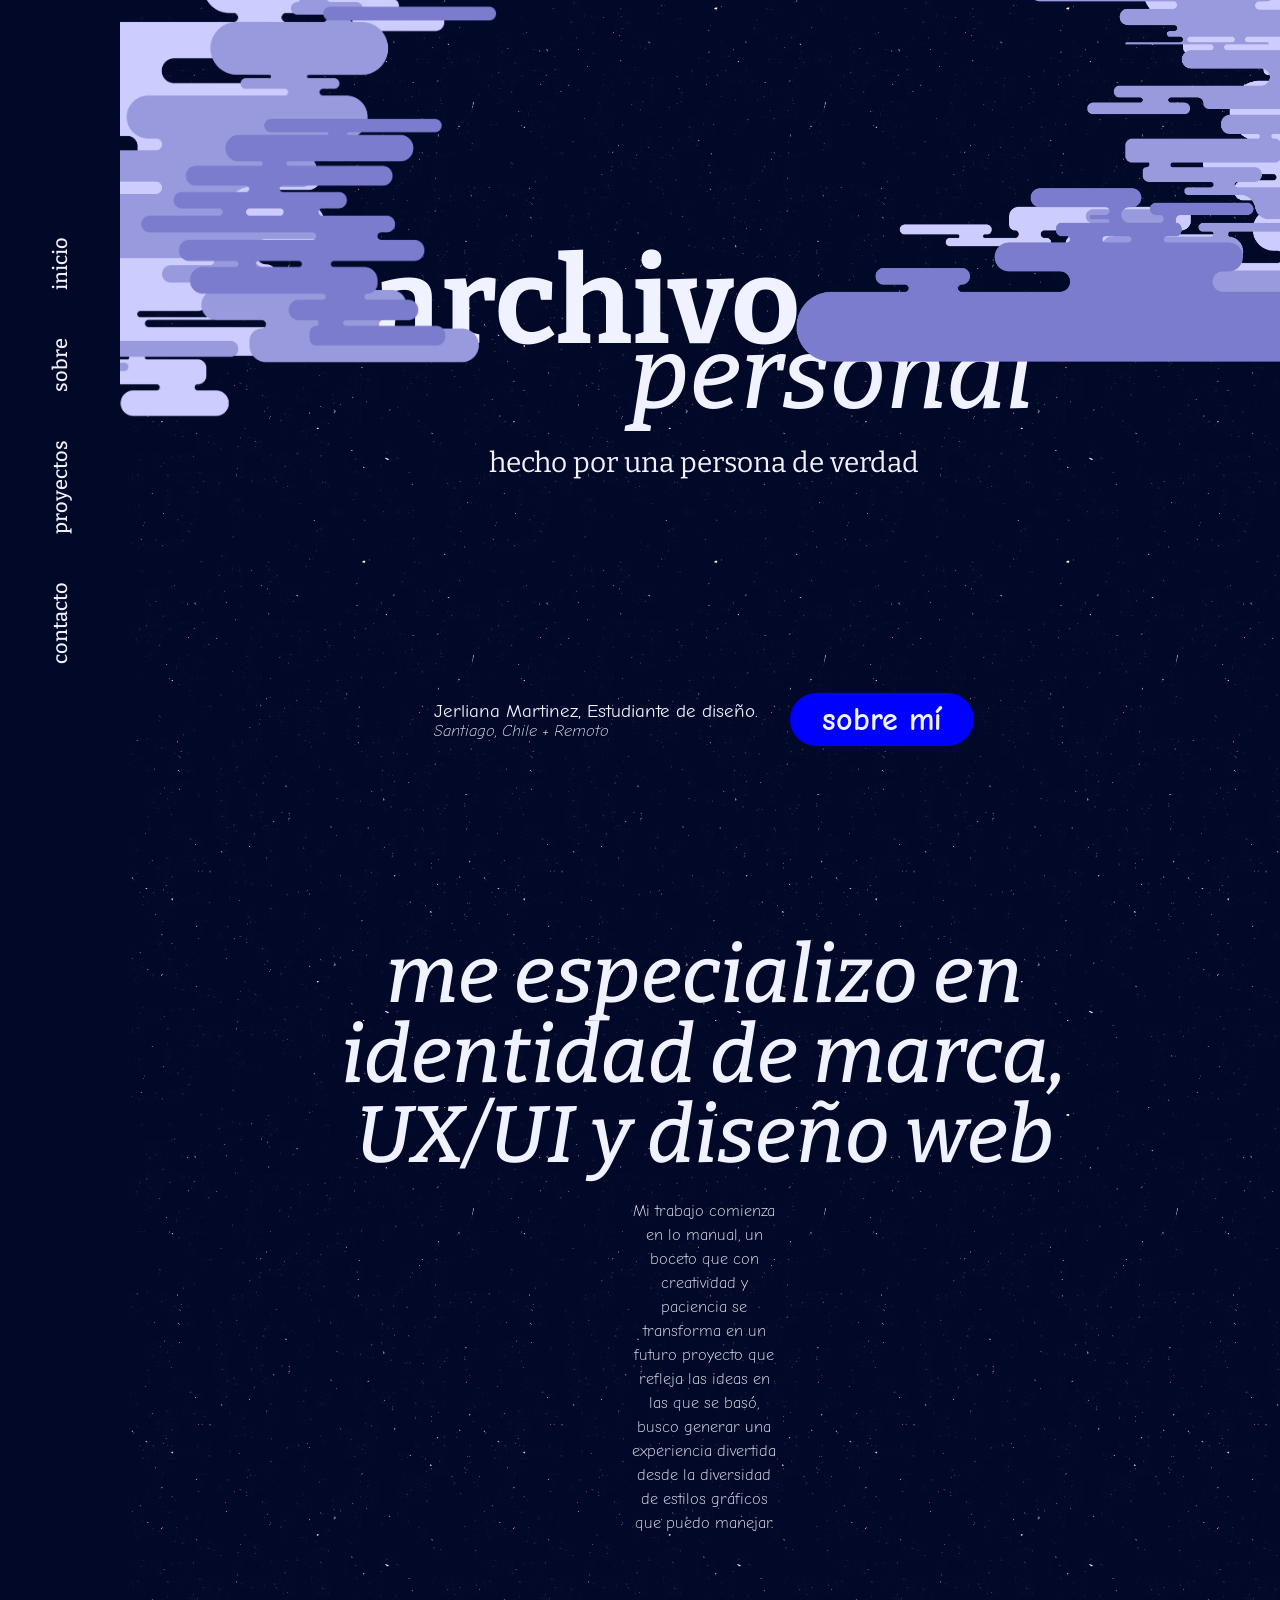
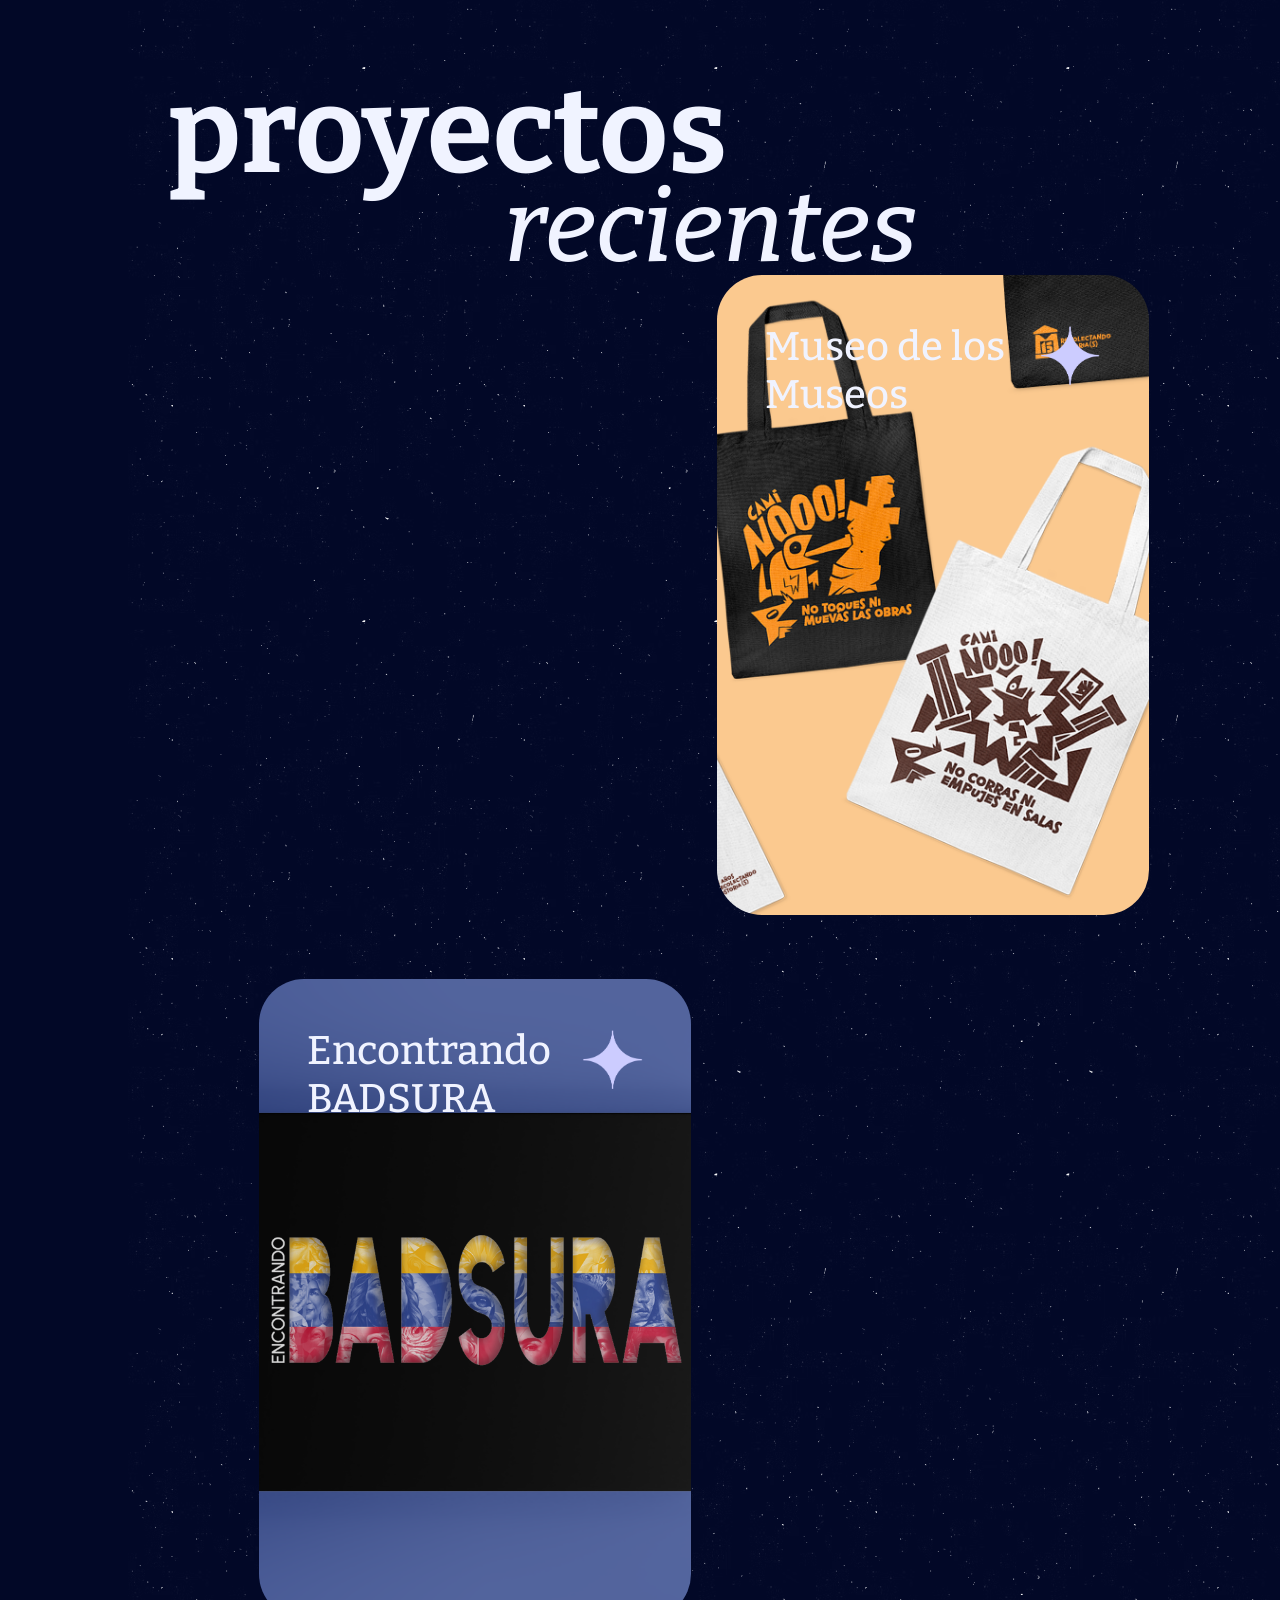
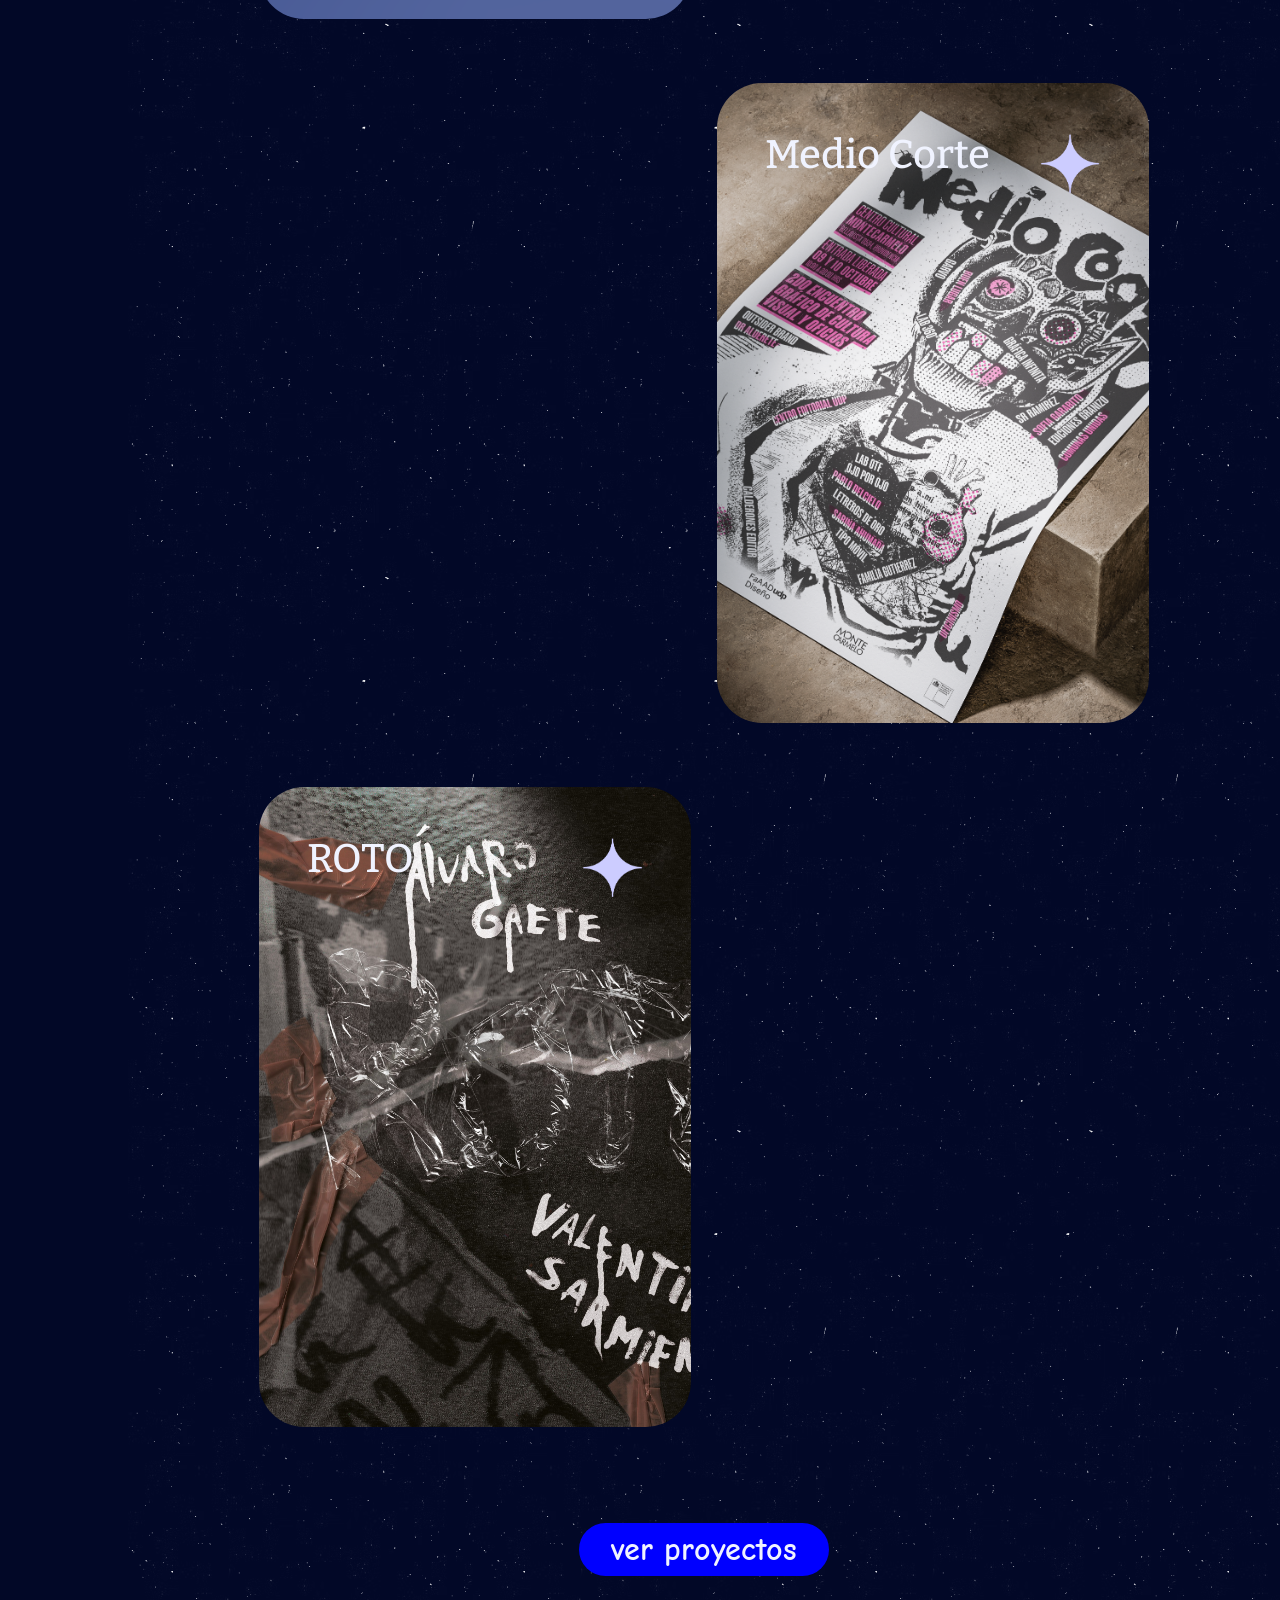
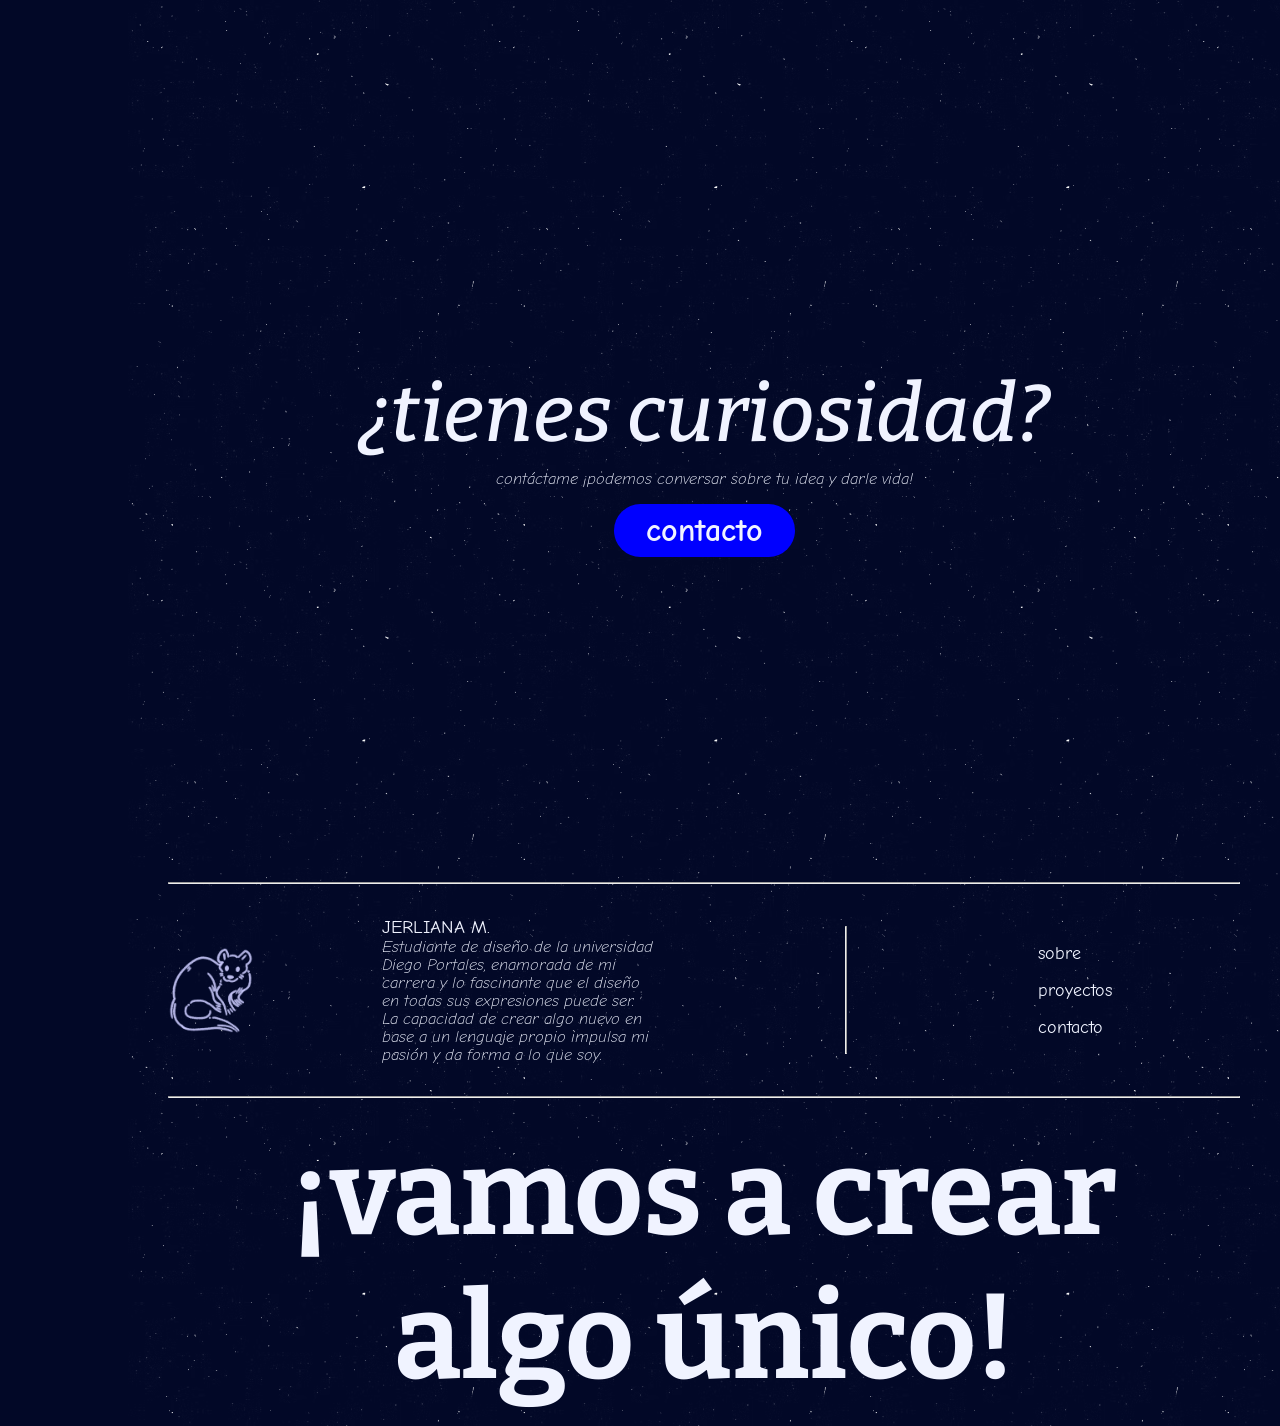
<file: index.html>
<!DOCTYPE html>
<html lang="es">

<head>
    <meta charset="UTF-8">
    <meta name="viewport" content="width=device-width, initial-scale=1.0">
    <title>Archivo Personal</title>
    <link rel="preconnect" href="https://fonts.googleapis.com">
    <link rel="preconnect" href="https://fonts.gstatic.com" crossorigin>
    <link
        href="https://fonts.googleapis.com/css2?family=Bitter:ital,wght@0,100..900;1,100..900&family=Comic+Neue:ital,wght@0,300;0,400;0,700;1,300;1,400;1,700&display=swap"
        rel="stylesheet">
    <link rel="icon" href="assets/assets-index/logo.png" type="image/png">
    <link rel="stylesheet" href="css/style.css">
</head>

<body>
    <header class="encabezado">
        <button id="abrir" class="abrir-menu"><img class="menu-ham" src="assets/assets-index/menu-cerrado.png"
                alt="menu-cerrado"></button>
        <nav id="nav" class="nav">
            <button id="cerrar" class="cerrar-menu"> <img class="menu-ham" src="assets/assets-index/menu-abierto.png"
                    alt="menu-abierto"> </button>
            <a class="enlace1" href="index.html">inicio</a>
            <a class="enlace1" href="sobre.html">sobre</a>
            <a class="enlace1" href="proyectos.html">proyectos</a>
            <a class="enlace1" href="contacto.html">contacto</a>
        </nav>
    </header>

    <div class="contenedor-principal">
        <main class="contenido">
            <section id="home-cabecera" class="columna-uno">
                <img class="nubes-izq" src="assets/assets-index/nubes-izq.png" alt="nubes">
                <img class="nubes-der" src="assets/assets-index/nubes-der.png" alt="nubes">
                <div class="bloque-centro">
                    <div id="titulo-pag" class="cabecera-titulo">
                        <h1>archivo</h1>
                        <h2>personal</h2>
                    </div>
                    <h3>hecho por una persona de verdad</h3>
                </div>
                <div id="info" class="pie-info">
                    <div class="columna-nombre">
                        <p class="body2">Jerliana Martinez, Estudiante de diseño.</p>
                        <p class="body3">Santiago, Chile + Remoto</p>
                    </div>
                    <div class="columna-boton">
                        <a class="pboton" href="sobre.html">sobre mí</a>
                    </div>
                </div>
            </section>
            <section id="home-informacion" class="columna-dos">
                <div class="bloque-central">
                    <div class="texto-grande">
                        <h2>me especializo en identidad de marca, UX/UI y diseño web</h2>
                    </div>
                    <p class="body3">Mi trabajo comienza en lo manual, un boceto que con creatividad y paciencia se
                        transforma en un futuro proyecto que refleja las ideas en las que se basó, busco generar una
                        experiencia divertida desde la diversidad de estilos gráficos que puedo manejar.</p>
                </div>
            </section>
            <section id="home-proyectos" class="columna-tres">
                <div class="contenedor-secciones-proyectos">
                    <div class="wrapper-titulo">
                        <h1>proyectos</h1>
                        <h2>recientes</h2>
                    </div>

                    <div class="wrapper-proyectos">
                        <a id="ver-proyecto1" href="proyectos.html" class="carta-proyecto">
                            <div class="contenido-proyecto"><img src="assets/museo-de-los-museos/totebags.png"
                                    alt="totebags" class="imagen-proyecto"></div>
                            <div class="titulo-proyecto">
                                <h3>Museo de los Museos</h3>
                                <div class="signo-mas"> <img class="menu-ham" src="assets/assets-index/menu-cerrado.png"
                                        alt="signo-mas"></div>
                            </div>
                            <div class="descripcion-proyecto">
                                <p class="body3">Propuesta de identidad gráfica hecha para el Museo de los Museos en su
                                    15° aniversario, donde se trabaja en el sistema de identidad y la comunicación
                                    gráfica en base a una narrativa planteada bajo el concepto “Recolectando
                                    historia(s)”.</p>
                            </div>
                        </a>

                        <a id="ver-proyecto2" href="proyectos.html" class="carta-proyecto">
                            <div class="contenido-proyecto"><img src="assets/badsura-libro-artista/portadaa.png"
                                    alt="portada_Badsura" class="imagen-proyecto"></div>
                            <div class="titulo-proyecto">
                                <h3>Encontrando BADSURA</h3>
                                <div class="signo-mas"> <img class="menu-ham" src="assets/assets-index/menu-cerrado.png"
                                        alt="signo-mas"> </div>
                            </div>
                            <div class="descripcion-proyecto">
                                <p class="body3">Proyecto Libro de artista donde se relata toda la carrera desde sus
                                    inicios hasta la actualidad del muralista y graffitero venezolano Wolfgang Salazar,
                                    conocido como BADSURA.</p>
                            </div>
                        </a>

                        <a id="ver-proyecto3" href="proyectos.html" class="carta-proyecto">
                            <div class="contenido-proyecto"><img src="assets/medio-corte/afiche-mockup.png"
                                    alt="afiche-mockup" class="imagen-proyecto"></div>
                            <div class="titulo-proyecto">
                                <h3>Medio Corte</h3>
                                <div class="signo-mas"> <img class="menu-ham" src="assets/assets-index/menu-cerrado.png"
                                        alt="signo-mas"> </div>
                            </div>
                            <div class="descripcion-proyecto">
                                <p class="body3">Propuesta de identidad gráfica hecha para la feria gráfica Medio Corte
                                    2026, donde se trabaja en el sistema de identidad y la comunicación gráfica en base
                                    a una narrativa planteada bajo el concepto “FRANKENSTEIN”.</p>
                            </div>
                        </a>

                        <a id="ver-proyecto4" href="proyectos.html" class="carta-proyecto">
                            <div class="contenido-proyecto"><img src="assets/roto/cubierta-examen.jpg" alt="cubierta"class="imagen-proyecto"></div>
                            <div class="titulo-proyecto">
                                <h3>ROTO</h3>
                                <div class="signo-mas"> <img class="menu-ham" src="assets/assets-index/menu-cerrado.png" alt="signo-mas"> </div>
                            </div>
                            <div class="descripcion-proyecto">
                                <p class="body3">Sistema editorial para la divulgación de la poesía chilena
                                    contemporánea. Se presentan los trabajos de Álvaro Gaete y Valentina Sarmiento,
                                    mediante una interpretación conceptual se realiza un sistema gráfico representativo
                                    de ambos poetas para generar una publicación editorial.</p>
                            </div>
                        </a>
                    </div>


                </div>
                <div class="wrapper-boton">
                    <a class="pboton" href="proyectos.html">ver proyectos</a>
                </div>
            </section>
            <section id="home-contacto" class="columna-cuatro">
                <div class="centro-bloque">
                    <div class="texto-grande">
                        <h2>¿tienes curiosidad?</h2>
                    </div>
                    <div class="contactame">
                        <p class="body3">contáctame ¡podemos conversar sobre tu idea y darle vida!</p>
                        <a class="pboton" href="contacto.html">contacto</a>
                    </div>
                </div>
            </section>
        </main>


        <footer class="pie-pagina">
            <hr class="barra-horizontal">
            <section id="info-footer" class="columnas-final">
                <img class="huron" src="assets/assets-index/huron.png" alt="huron">
                <div class="columna textos">
                    <p class="body2">JERLIANA M.</p>
                    <p class="body3">Estudiante de diseño de la universidad Diego Portales, enamorada de mi carrera y lo
                        fascinante que el diseño en todas sus expresiones puede ser. La capacidad de crear algo nuevo en
                        base a un lenguaje propio impulsa mi pasión y da forma a lo que soy.</p>
                </div>
                <hr class="barra-vertical">
                <div class="columna vinculos">
                    <ul>
                        <li><a class="enlace2" href="sobre.html">sobre</a></li>
                        <li><a class="enlace2" href="proyectos.html">proyectos</a></li>
                        <li><a class="enlace2" href="contacto.html">contacto</a></li>
                    </ul>
                </div>
            </section>
            <hr class="barra-horizontal">
            <h1 class="footer-line">¡vamos a crear algo único!</h1>
        </footer>
    </div>

    <script src="javascript/script.js"></script>
</body>

</html>
</file>
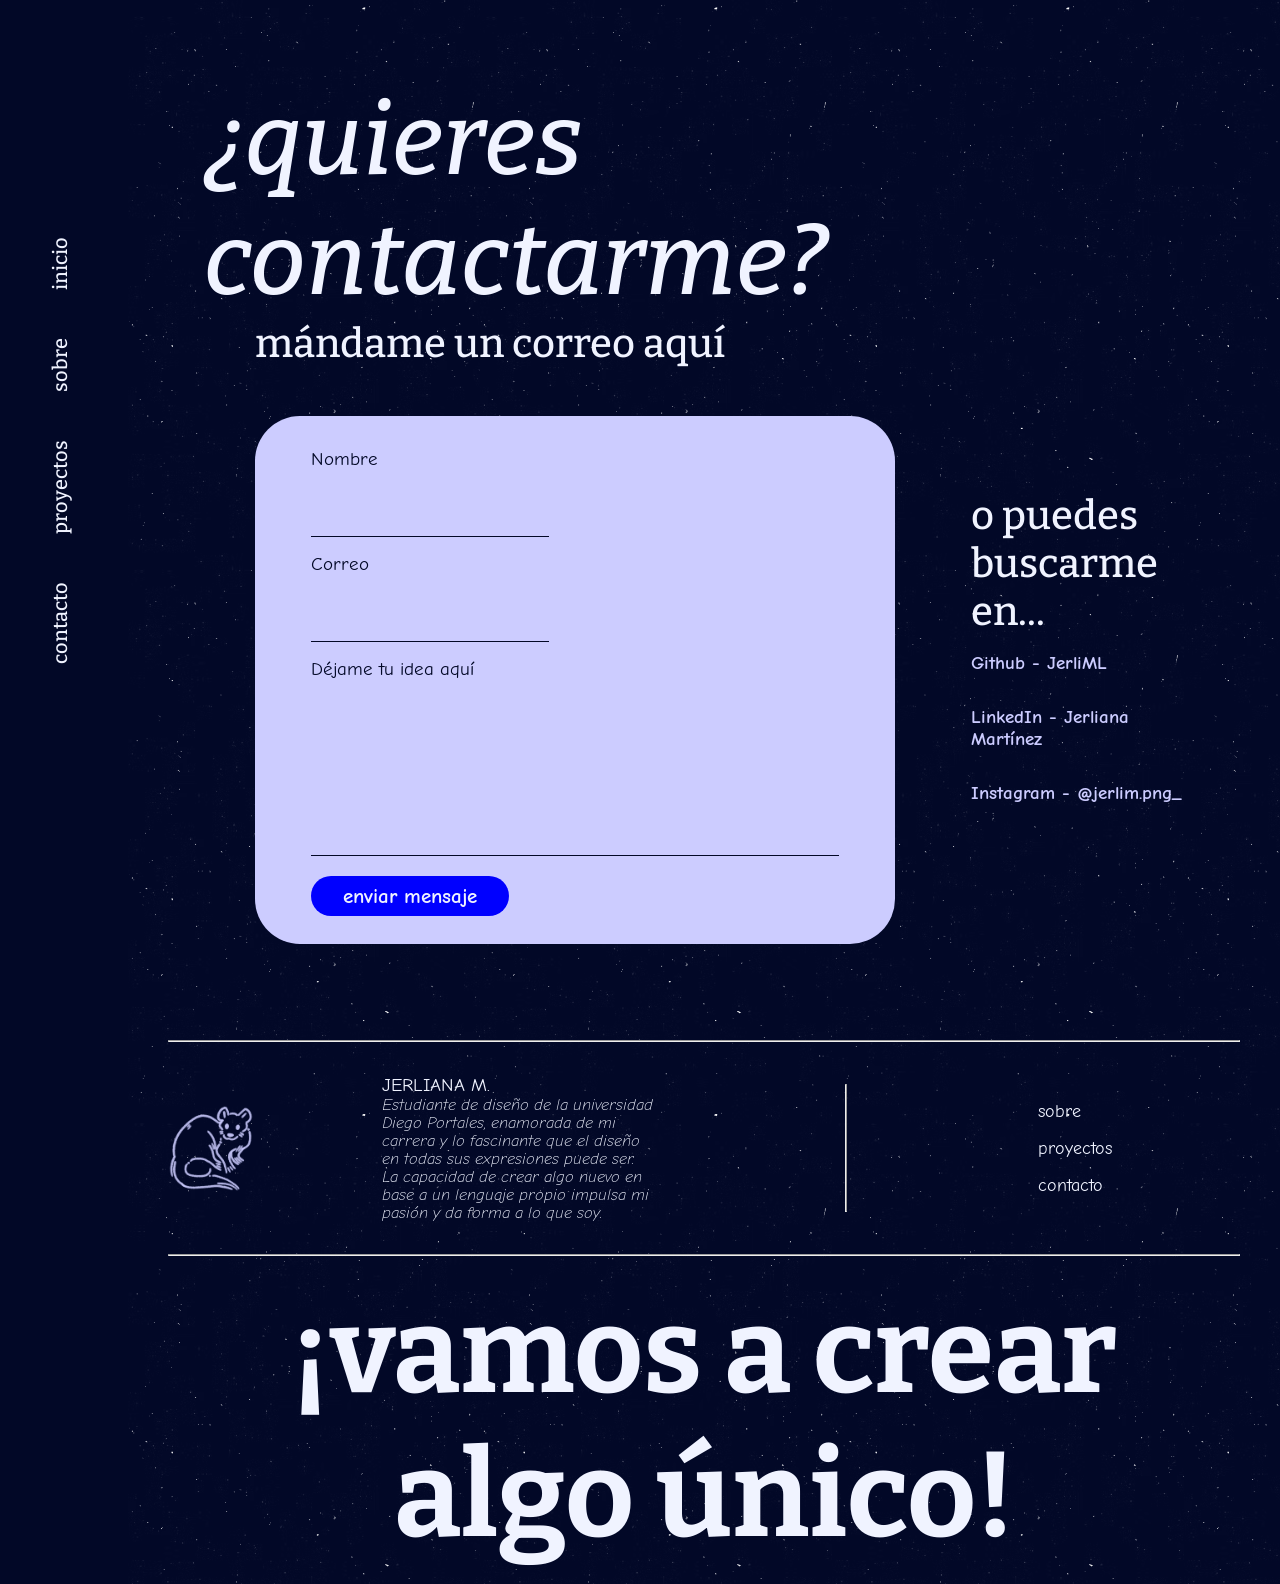
<file: contacto.html>
<!DOCTYPE html>
<html lang="es">

<head>
    <meta charset="UTF-8">
    <meta name="viewport" content="width=device-width, initial-scale=1.0">
    <title>Archivo Personal</title>
    <link rel="preconnect" href="https://fonts.googleapis.com">
    <link rel="preconnect" href="https://fonts.gstatic.com" crossorigin>
    <link
        href="https://fonts.googleapis.com/css2?family=Bitter:ital,wght@0,100..900;1,100..900&family=Comic+Neue:ital,wght@0,300;0,400;0,700;1,300;1,400;1,700&display=swap"
        rel="stylesheet">
    <link rel="icon" href="assets/assets-index/logo.png" type="image/png">
    <link rel="stylesheet" href="css/style.css">
</head>

<body>
    <header class="encabezado">
        <button id="abrir" class="abrir-menu"><img class="menu-ham" src="assets/assets-index/menu-cerrado.png"
                alt="menu-cerrado"></button>
        <nav id="nav" class="nav">
            <button id="cerrar" class="cerrar-menu"> <img class="menu-ham" src="assets/assets-index/menu-abierto.png"
                    alt="menu-abierto"> </button>
            <a class="enlace1" href="index.html">inicio</a>
            <a class="enlace1" href="sobre.html">sobre</a>
            <a class="enlace1" href="proyectos.html">proyectos</a>
            <a class="enlace1" href="contacto.html">contacto</a>
        </nav>
    </header>
    <div class="contenedor-principal">
        <main class="contenido">
            <section id="contacto" class="contactame-cuadro">
                <div class="form-titulo">
                    <h2>¿quieres contactarme?</h2>
                </div>
                <div class="form-subtitulo">
                    <h3>mándame un correo aquí</h3>
                </div>
                <div class="formulario-bloque">
                    <form action="https://formspree.io/f/mjywpwbd" method="POST" autocomplete="off">
                        <div class="form-grupo">
                            <p class="body2-oscuro">Nombre</p>
                            <input type="text" name="nombre" class="campo">
                        </div>
                        <div class="form-grupo">
                            <p class="body2-oscuro">Correo</p>
                            <input type="text" name="correo" class="campo">
                        </div>
                        <div class="form-grupo">
                            <p class="body2-oscuro">Déjame tu idea aquí</p>
                            <textarea name="mensaje"></textarea>
                        </div>
                        <input type="submit" name="enviar" value="enviar mensaje" class="enviar">
                    </form>
                </div>
                <div class="form-info">
                    <h3>o puedes buscarme en...</h3>
                    <a href="https://github.com/JerliML" target="_blank" class="externallink">Github - JerliML</a>
                    <a href="https://www.linkedin.com/in/jerliana-martinez-921669297/" target="_blank"
                        class="externallink">LinkedIn - Jerliana Martínez</a>
                    <a href="https://www.instagram.com/jerlim.png_/" target="_blank" class="externallink">Instagram -
                        @jerlim.png_ </a>
                </div>
            </section>
        </main>

        <footer class="pie-pagina">
            <hr class="barra-horizontal">
            <section id="info-footer" class="columnas-final">
                <img class="huron" src="assets/assets-index/huron.png" alt="huron">
                <div class="columna textos">
                    <p class="body2">JERLIANA M.</p>
                    <p class="body3">Estudiante de diseño de la universidad Diego Portales, enamorada de mi carrera y lo
                        fascinante que el diseño en todas sus expresiones puede ser. La capacidad de crear algo nuevo en
                        base a un lenguaje propio impulsa mi pasión y da forma a lo que soy.</p>
                </div>
                <hr class="barra-vertical">
                <div class="columna vinculos">
                    <ul>
                        <li><a class="enlace2" href="sobre.html">sobre</a></li>
                        <li><a class="enlace2" href="proyectos.html">proyectos</a></li>
                        <li><a class="enlace2" href="contacto.html">contacto</a></li>
                    </ul>
                </div>
            </section>
            <hr class="barra-horizontal">
            <h1 class="footer-line">¡vamos a crear algo único!</h1>
        </footer>
    </div>
    <script src="javascript/script.js"></script>
</body>

</html>
</file>
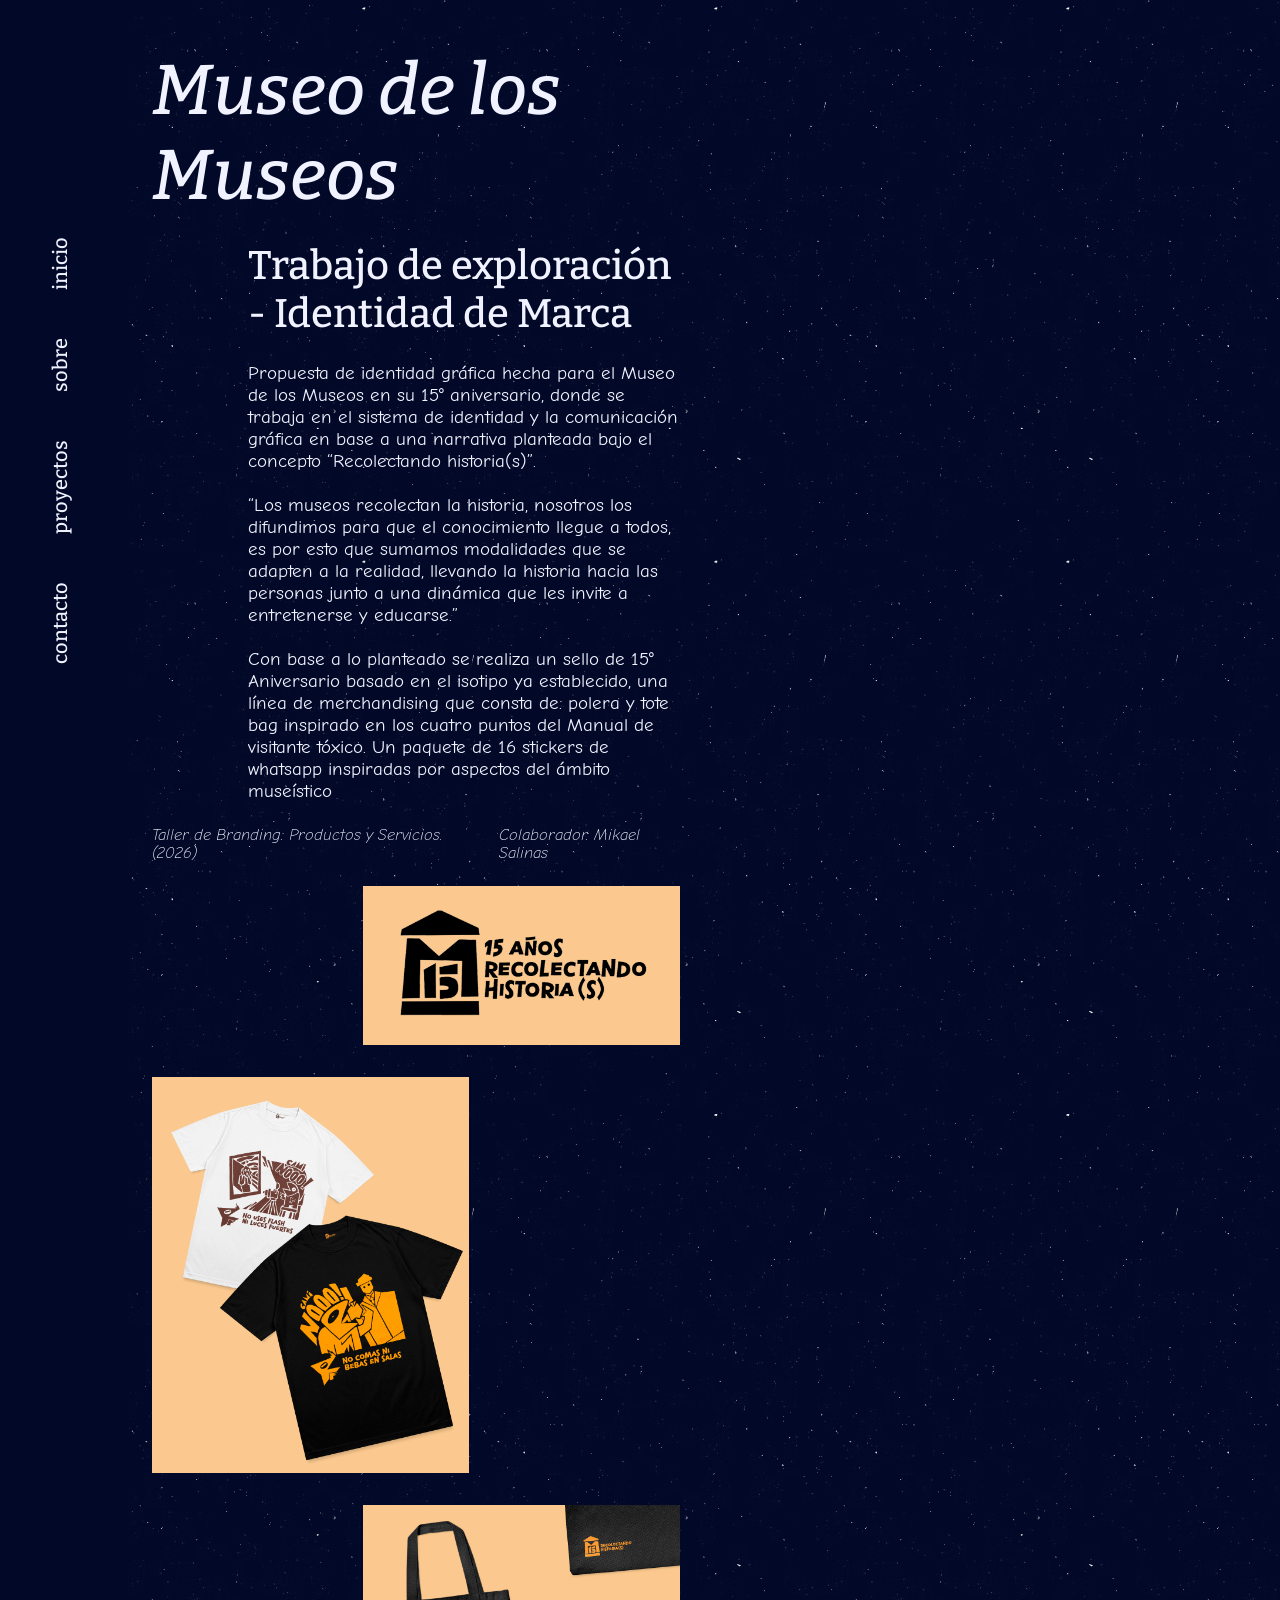
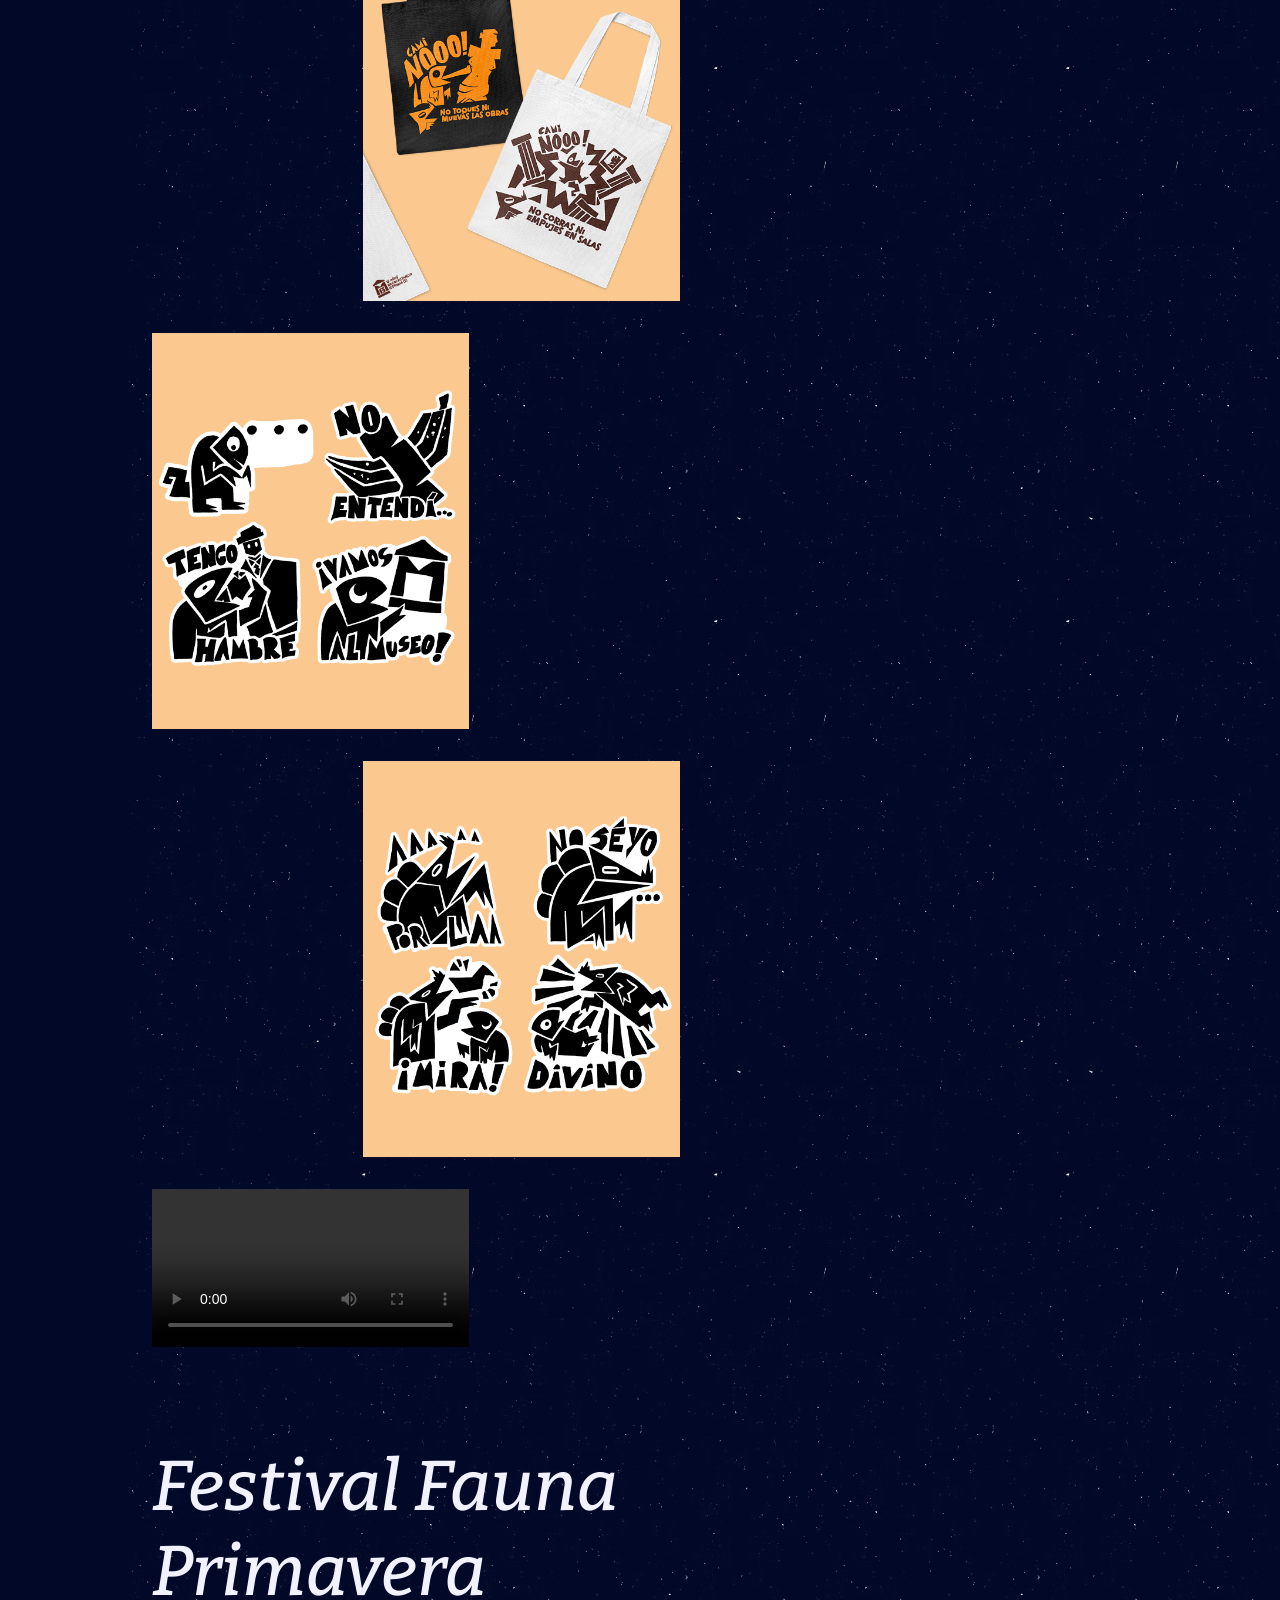
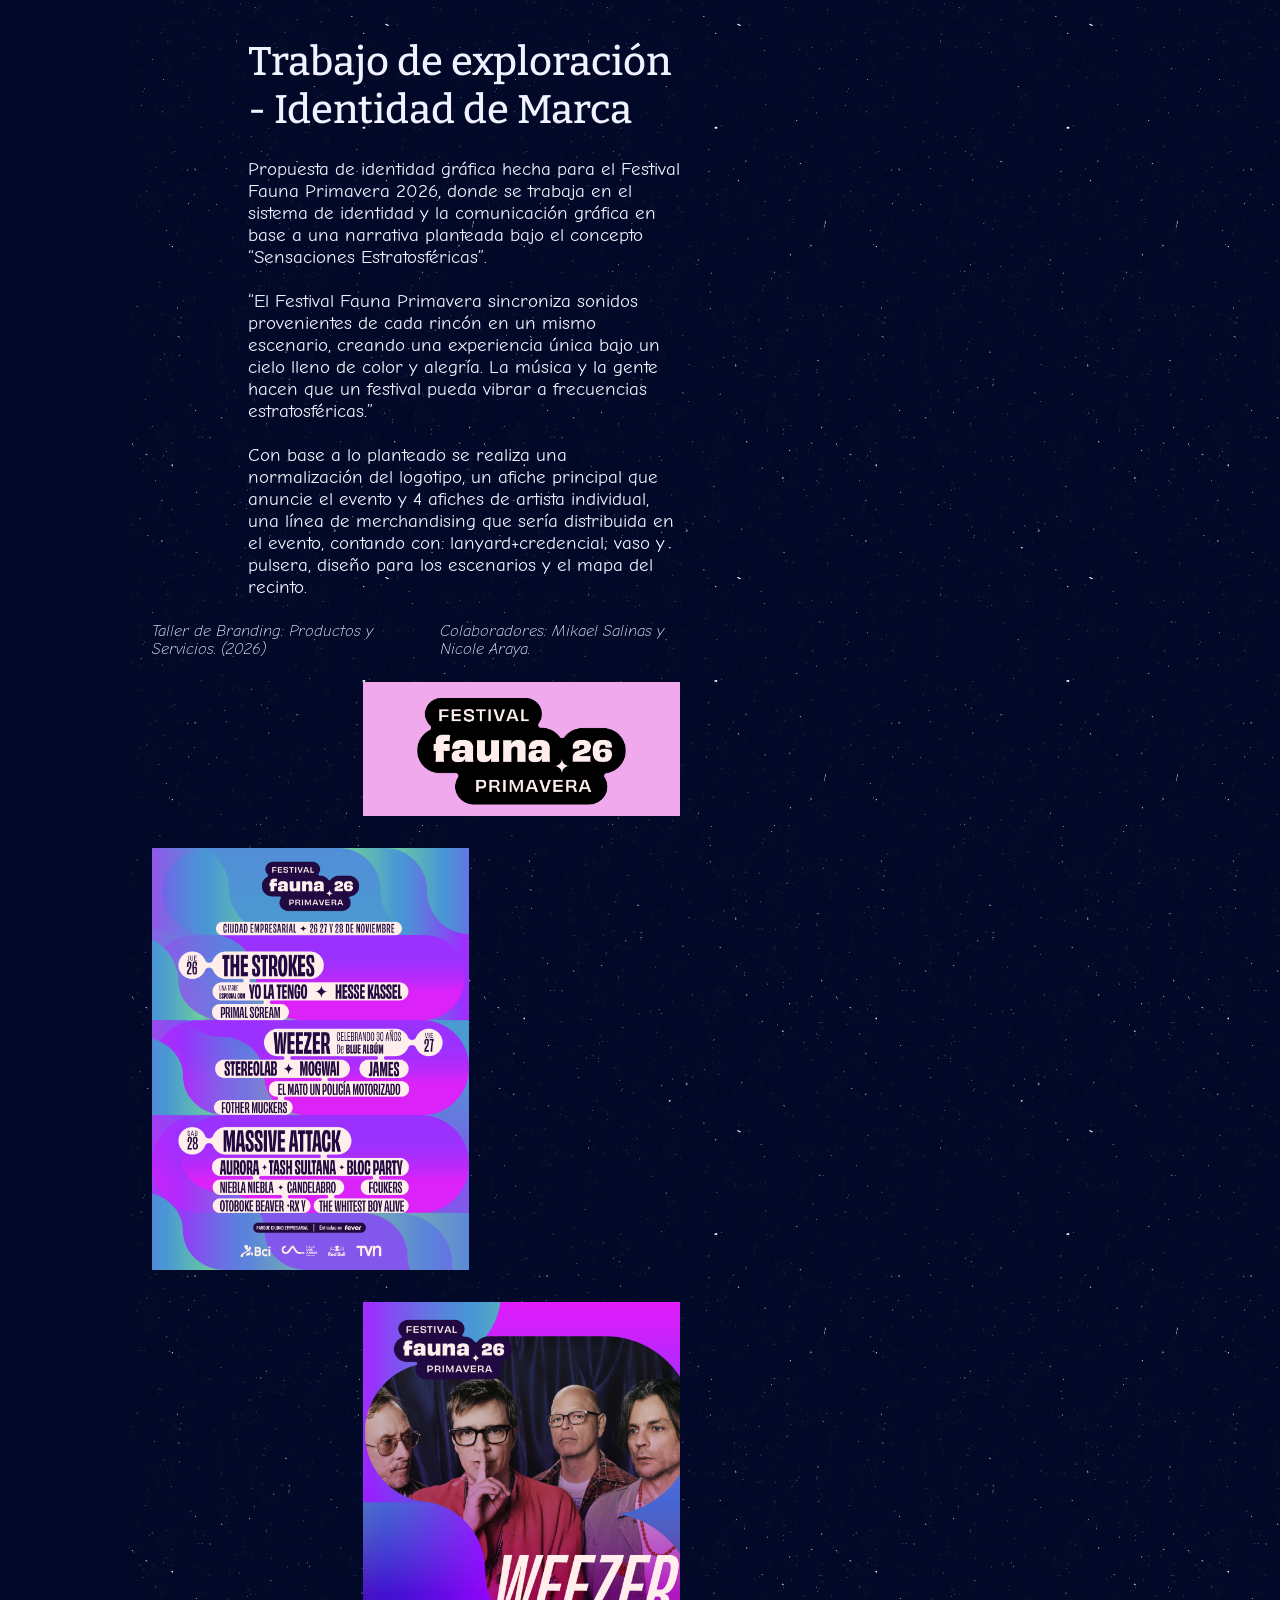
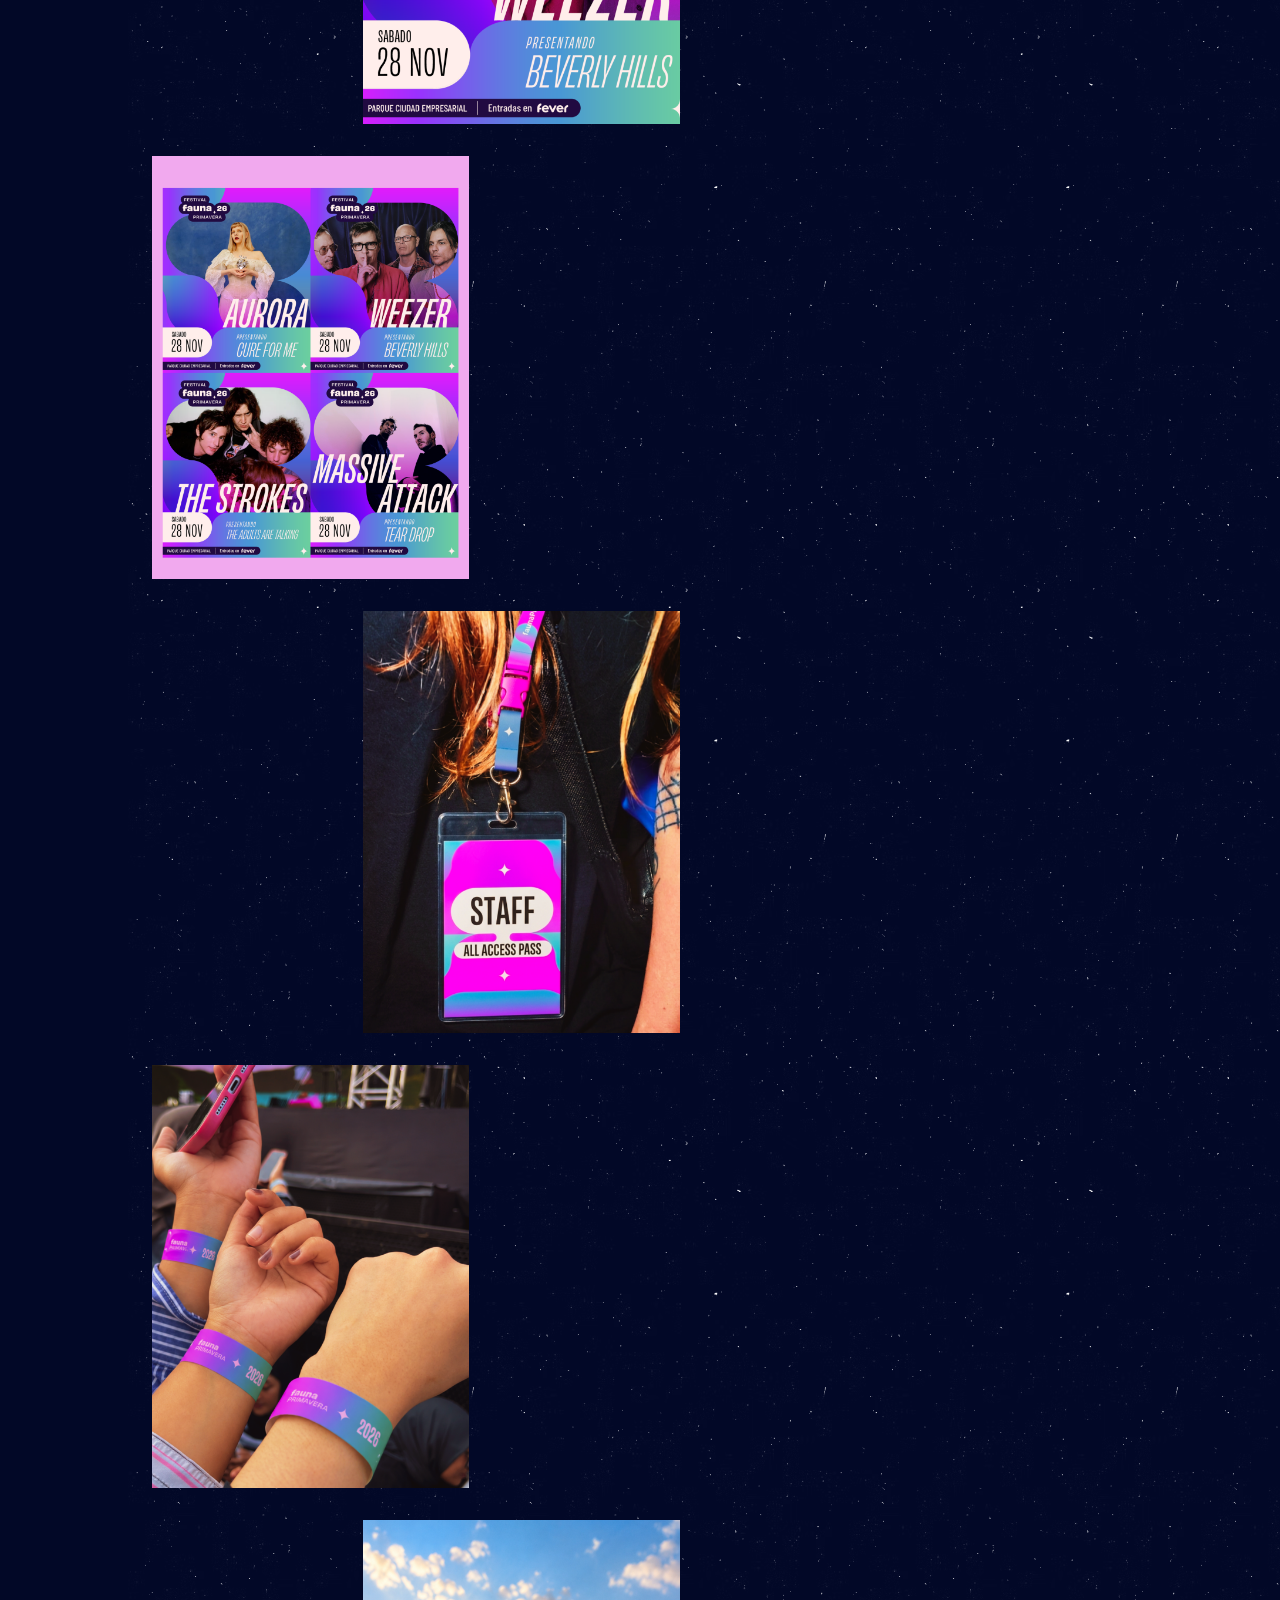
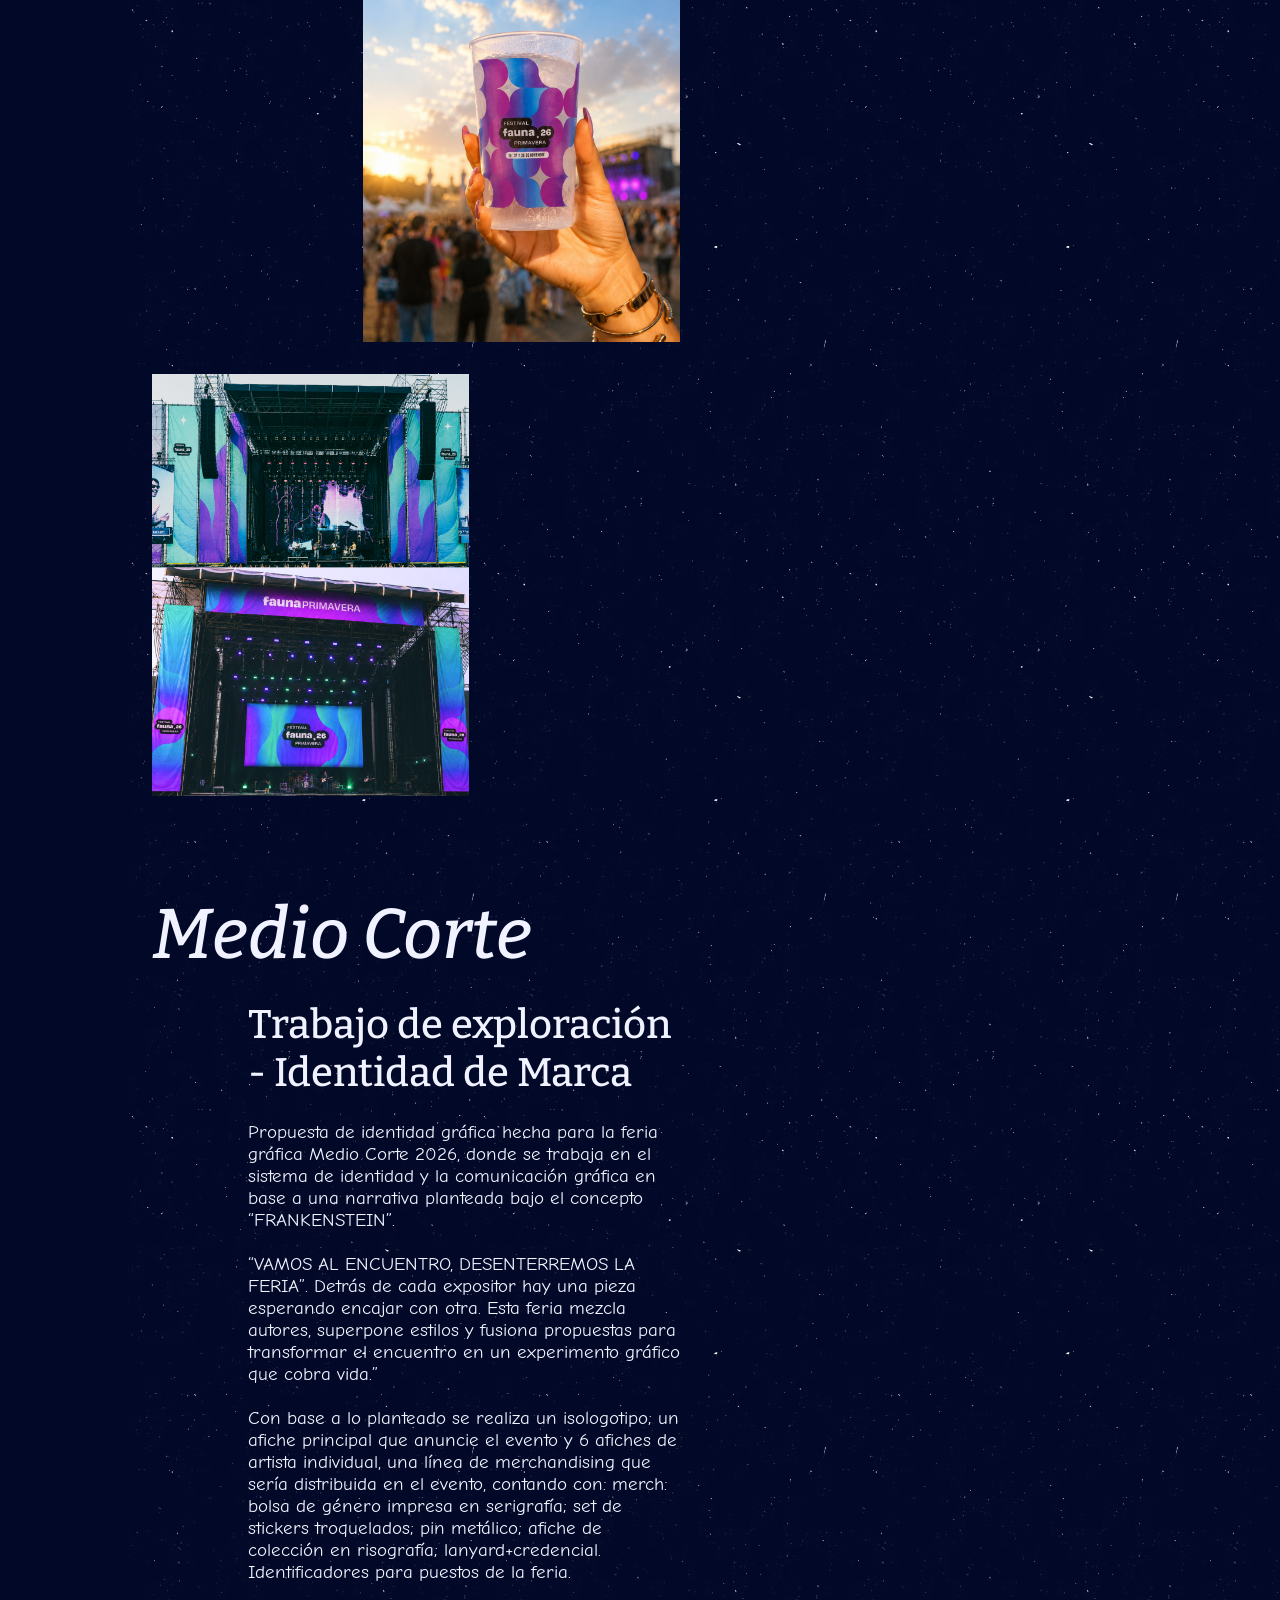
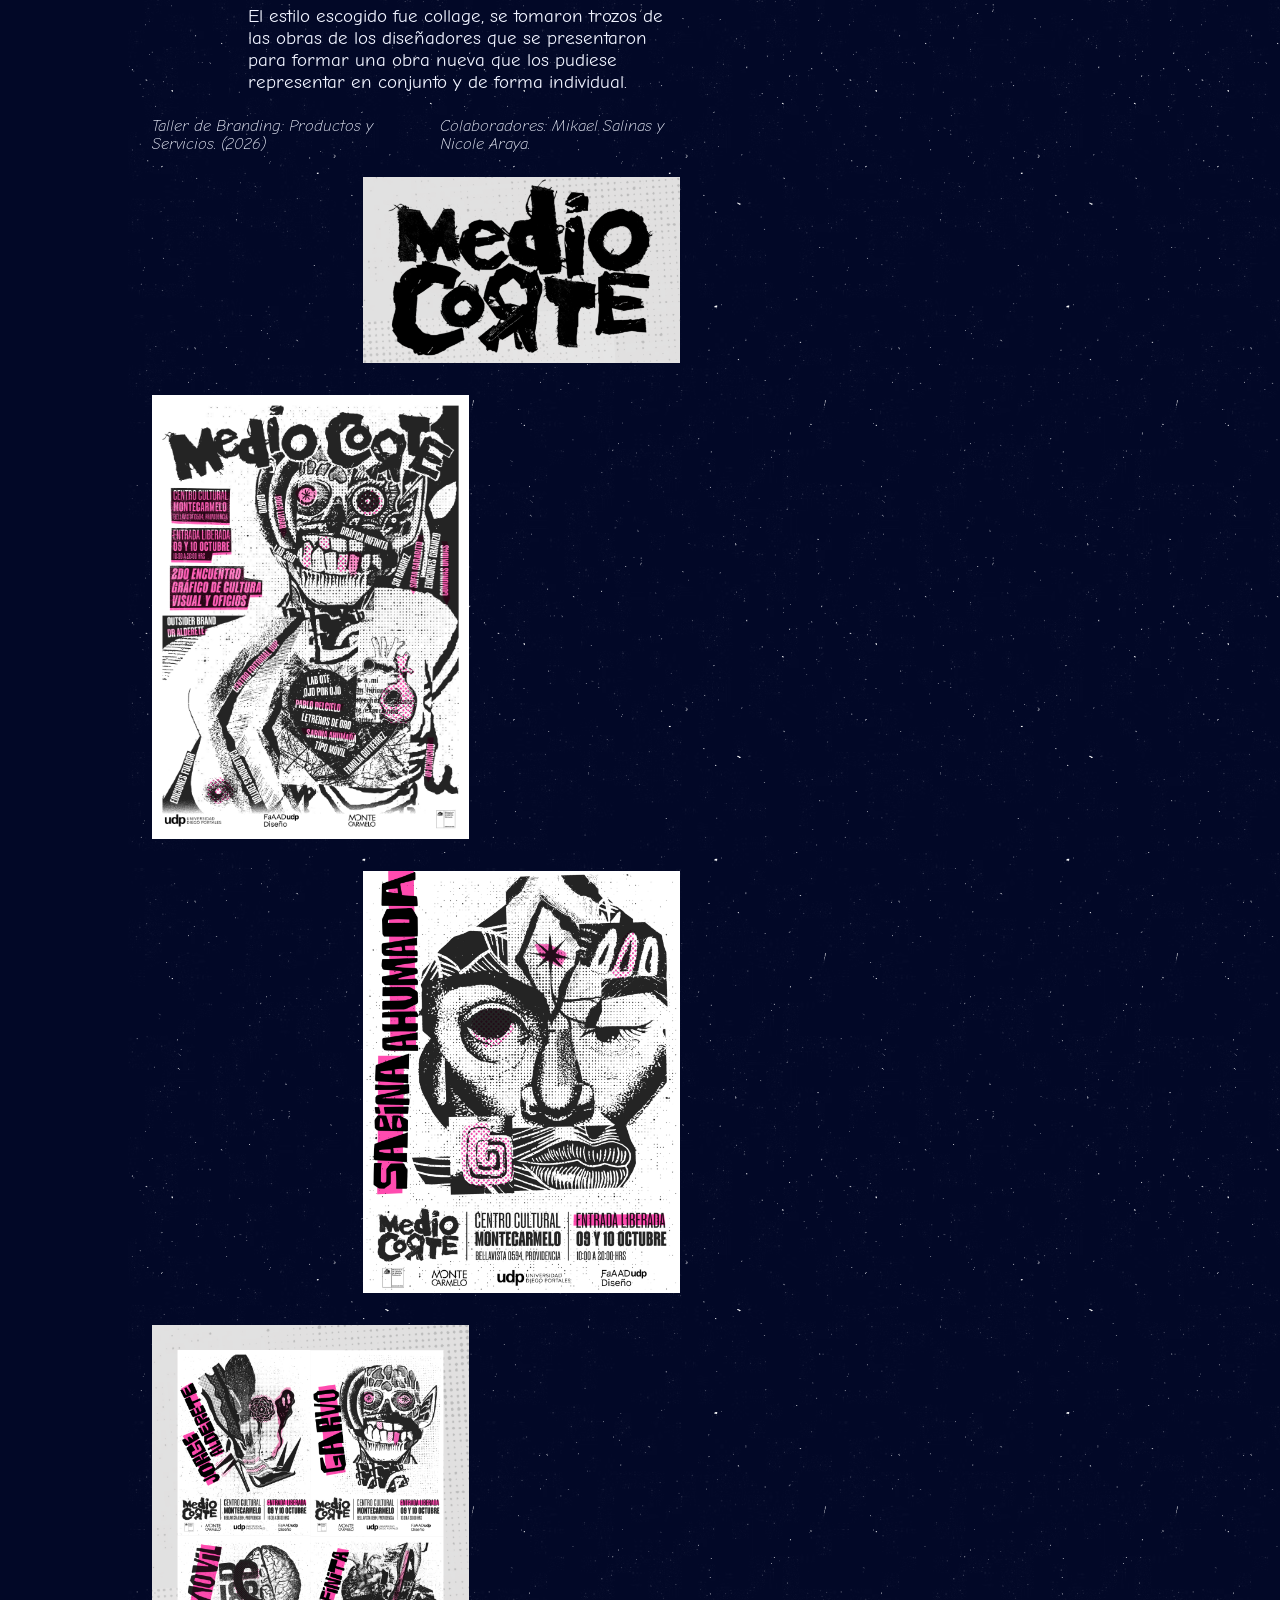
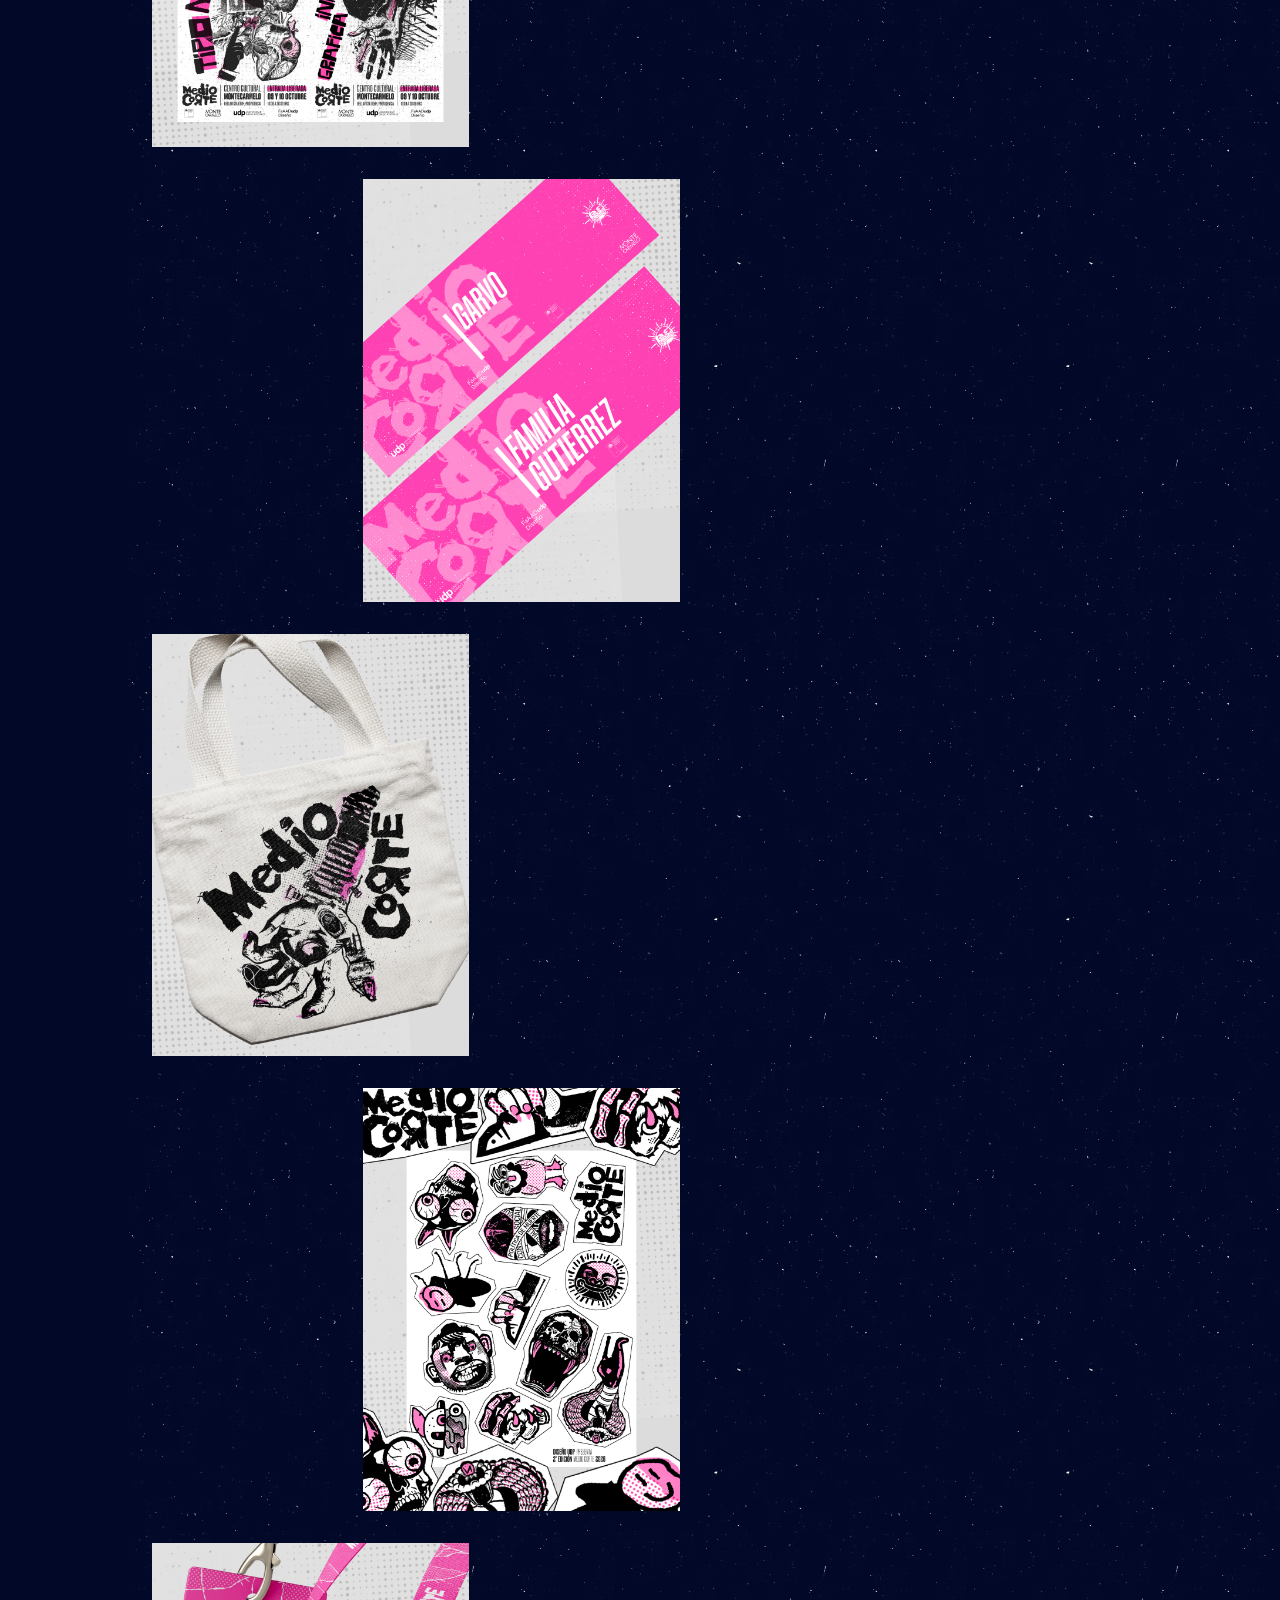
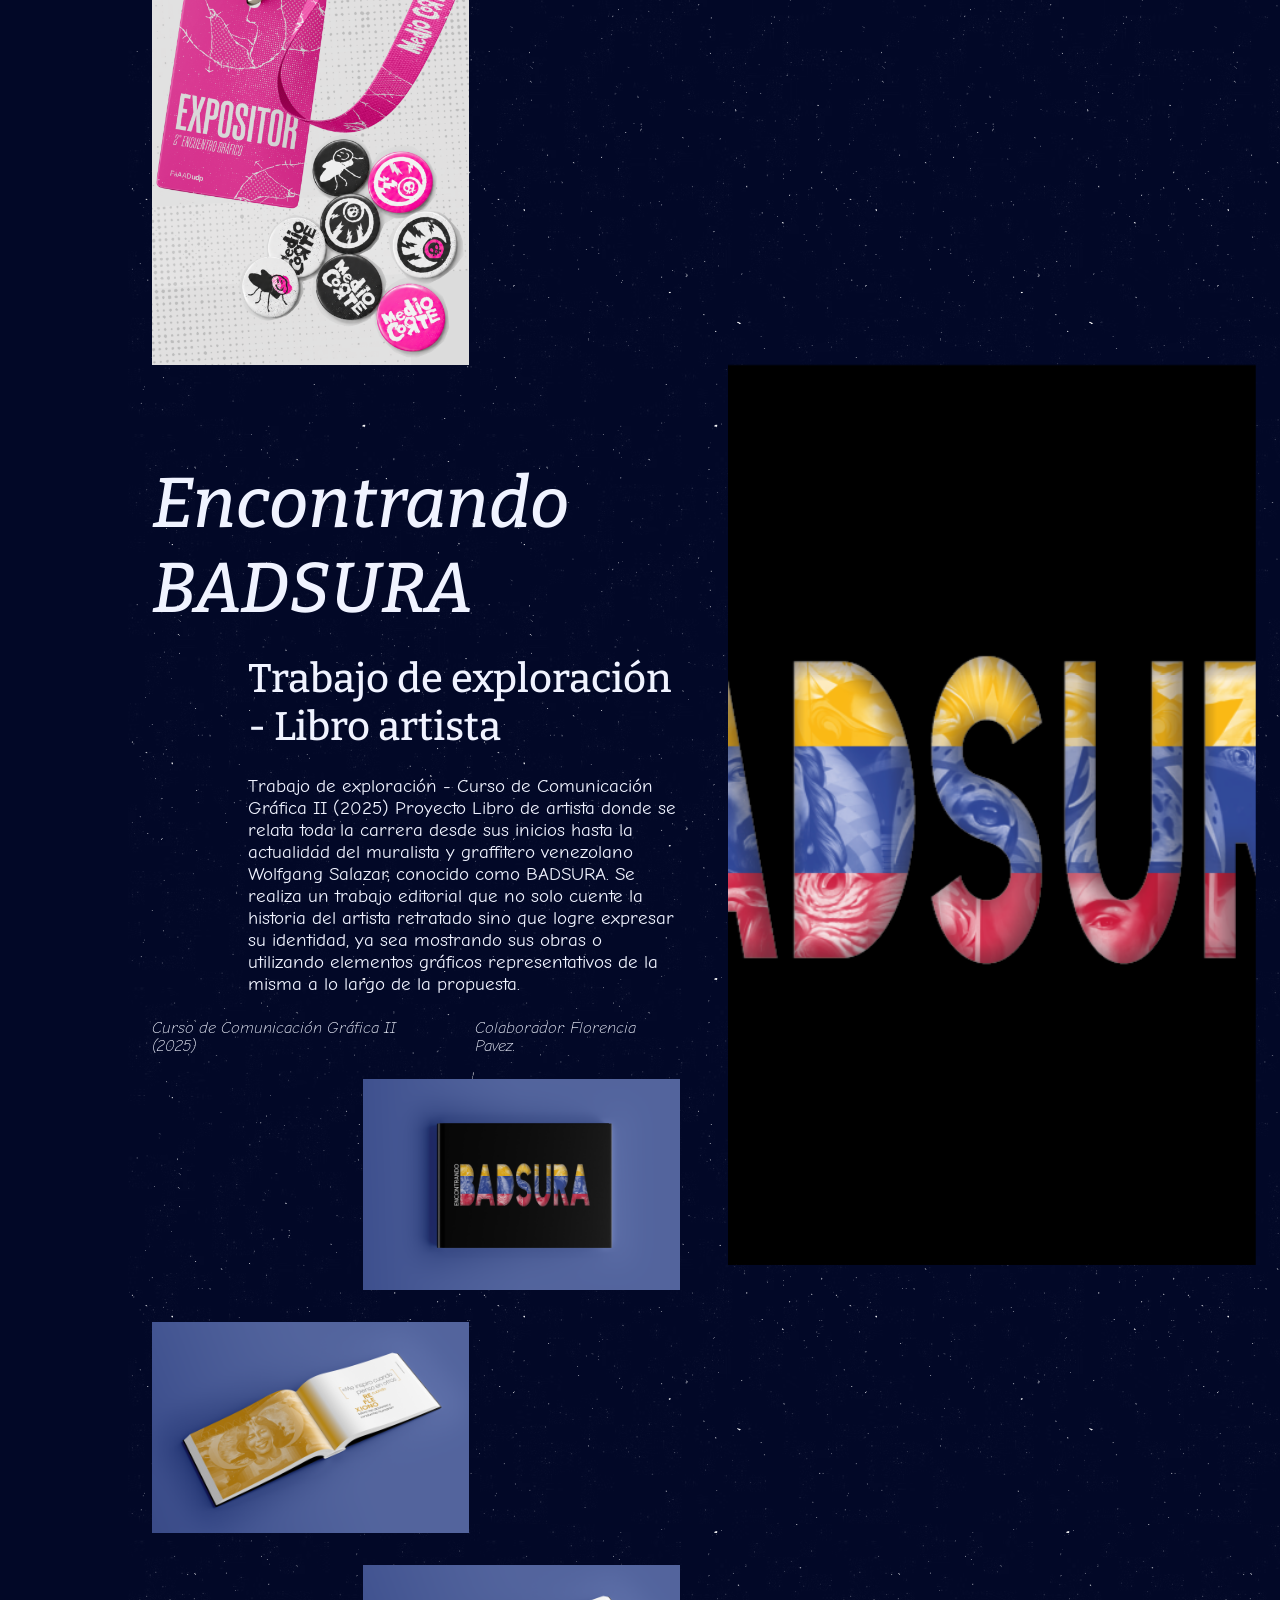
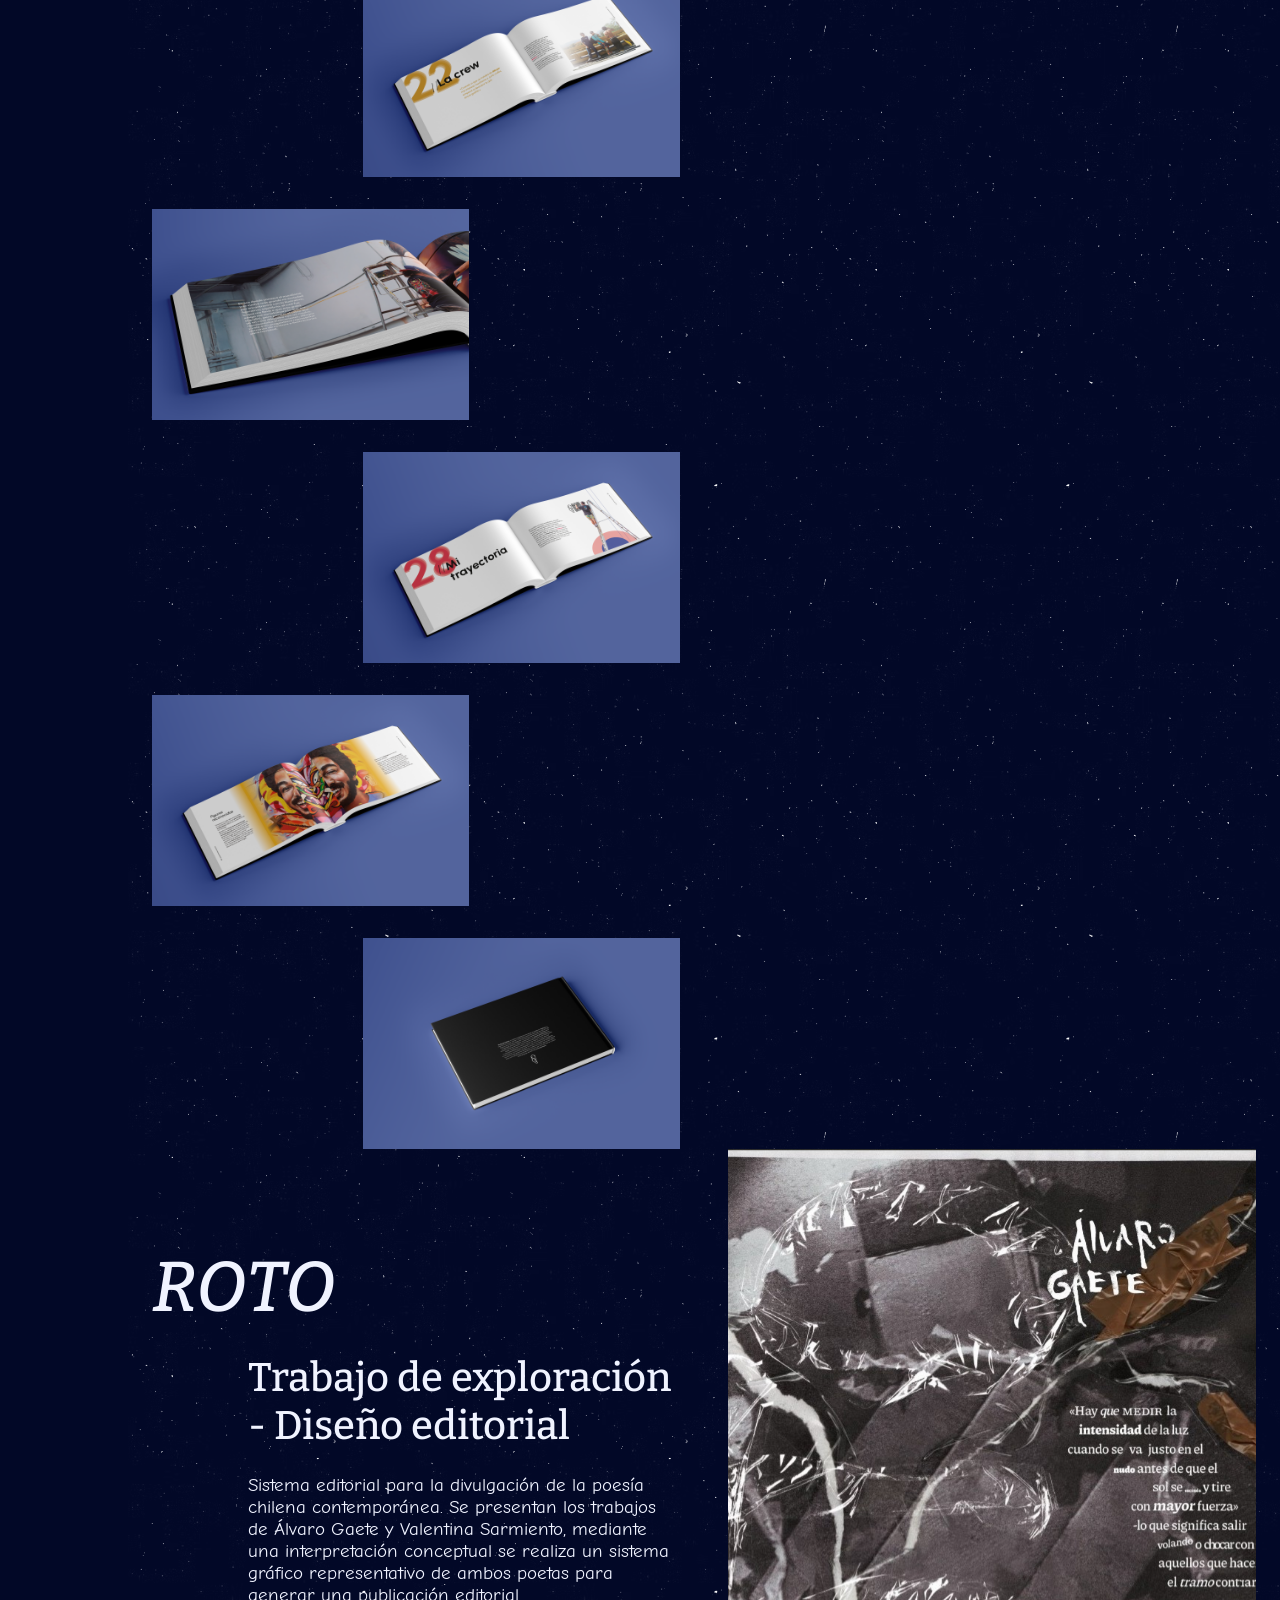
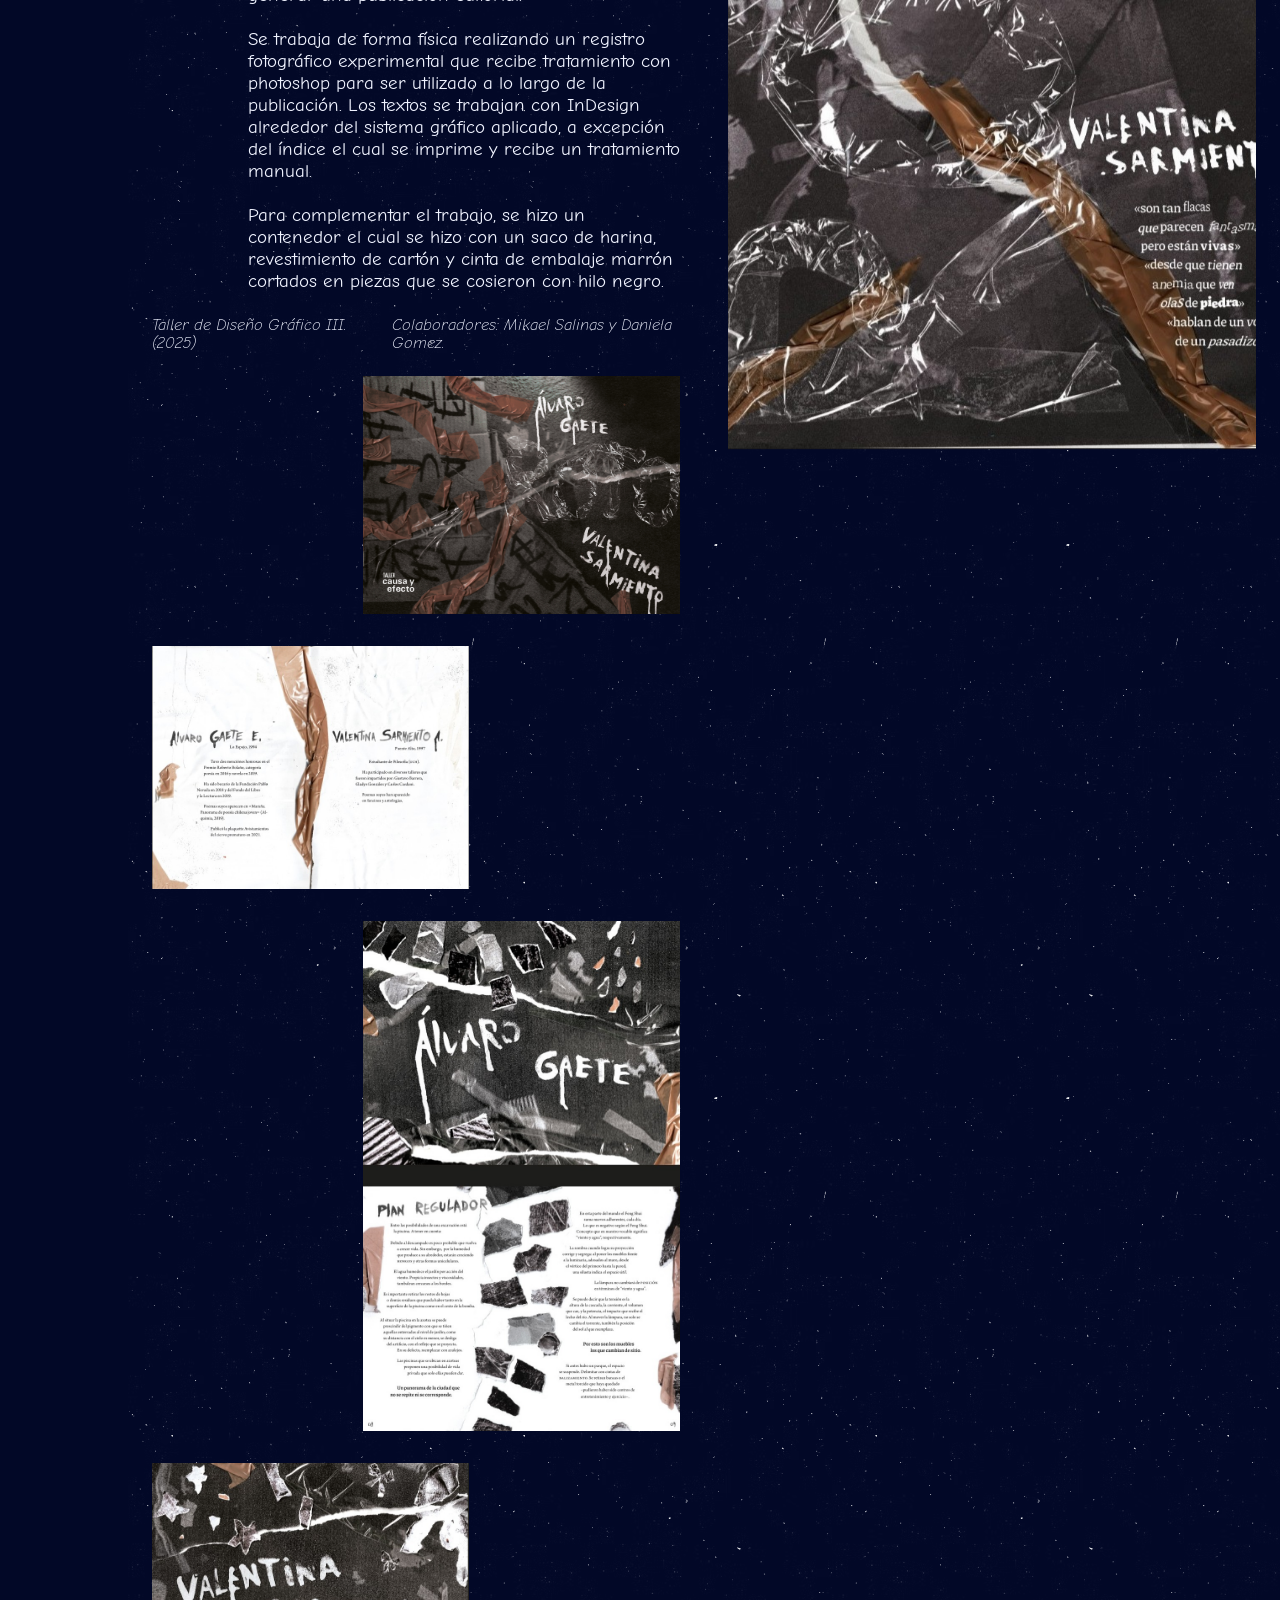
<file: proyectos.html>
<!DOCTYPE html>
<html lang="es">

<head>
    <meta charset="UTF-8">
    <meta name="viewport" content="width=device-width, initial-scale=1.0">
    <title>Archivo Personal</title>
    <link rel="preconnect" href="https://fonts.googleapis.com">
    <link rel="preconnect" href="https://fonts.gstatic.com" crossorigin>
    <link
        href="https://fonts.googleapis.com/css2?family=Bitter:ital,wght@0,100..900;1,100..900&family=Comic+Neue:ital,wght@0,300;0,400;0,700;1,300;1,400;1,700&display=swap"
        rel="stylesheet">
    <link rel="icon" href="assets/assets-index/logo.png" type="image/png">
    <link rel="stylesheet" href="css/style.css">
</head>

<body>
    <header class="encabezado">
        <button id="abrir" class="abrir-menu"><img class="menu-ham" src="assets/assets-index/menu-cerrado.png"
                alt="menu-cerrado"></button>
        <nav id="nav" class="nav">
            <button id="cerrar" class="cerrar-menu"> <img class="menu-ham" src="assets/assets-index/menu-abierto.png"
                    alt="menu-abierto"> </button>
            <a class="enlace1" href="index.html">inicio</a>
            <a class="enlace1" href="sobre.html">sobre</a>
            <a class="enlace1" href="proyectos.html">proyectos</a>
            <a class="enlace1" href="contacto.html">contacto</a>
        </nav>
    </header>

    <div class="contenedor-principal">
        <main class="contenido">
            <section id="proyectos" class="columna-seis">
                <div class="contenedor-proyectos">
                    <article id="proyecto1" class="un-proyecto">
                        <div class="imagen-izquierda">
                            <video autoplay loop muted playsinline>
                                <source src="assets/museo-de-los-museos/LOOP_MARTINEZ_SALINAS.mp4" type="video/mp4" />
                            </video>
                        </div>
                        <div class="titulo-del-proyecto">
                            <h2>Museo de los Museos</h2>
                        </div>
                        <div class="subtitulo-del-proyecto">
                            <h3>Trabajo de exploración - Identidad de Marca</h3>
                        </div>
                        <div class="info-proyecto">
                            <p class="body2">
                                Propuesta de identidad gráfica hecha para el Museo de los Museos en su 15° aniversario,
                                donde se trabaja en el sistema de identidad y la comunicación gráfica en base a una
                                narrativa planteada bajo el concepto “Recolectando historia(s)”. <br />

                                <br /> “Los museos recolectan la historia, nosotros los difundimos para que el
                                conocimiento
                                llegue a todos, es por esto que sumamos modalidades que se adapten a la realidad,
                                llevando la historia hacia las personas junto a una dinámica que les invite a
                                entretenerse y educarse.”<br />

                                <br /> Con base a lo planteado se realiza un sello de 15° Aniversario basado en el
                                isotipo ya
                                establecido, una línea de merchandising que consta de: polera y tote bag inspirado en
                                los cuatro puntos del Manual de visitante tóxico. Un paquete de 16 stickers de whatsapp
                                inspiradas por aspectos del ámbito museístico
                            </p>
                        </div>
                        <div class="pie-info">
                            <p class="body3">Taller de Branding: Productos y Servicios. (2026)</p>
                            <p class="body3">Colaborador: Mikael Salinas</p>
                        </div>
                        <div class="imagenes-proyecto">
                            <img class="imagen-secundaria-der" src="assets/museo-de-los-museos/logo.png" alt="logo">
                            <img class="imagen-secundaria-izq" src="assets/museo-de-los-museos/camisas.png" alt="camisas">
                            <img class="imagen-secundaria-der" src="assets/museo-de-los-museos/totebags.png" alt="totebags">
                            <img class="imagen-secundaria-izq" src="assets/museo-de-los-museos/stickers1.png" alt="stickers1">
                            <img class="imagen-secundaria-der" src="assets/museo-de-los-museos/stickers2.png" alt="stickers2">
                            <video controls
                                controlslist="nofullscreen nodownload noremoteplayback noplaybackrate foobar"
                                class="imagen-secundaria-izq">
                                <source src="assets/museo-de-los-museos/stickers3.mp4" type="video/mp4" />
                            </video>
                        </div>
                    </article>

                    <hr class="division">

                    <article id="proyecto2" class="un-proyecto">
                        <div class="imagen-izquierda">
                            <video autoplay loop muted playsinline>
                                <source src="assets/festival-fauna-primavera/bumper_fauna_primavera.mp4" type="video/mp4" />
                            </video>
                        </div>
                        <div class="titulo-del-proyecto">
                            <h2>Festival Fauna Primavera</h2>
                        </div>
                        <div class="subtitulo-del-proyecto">
                            <h3>Trabajo de exploración - Identidad de Marca</h3>
                        </div>
                        <div class="info-proyecto">
                            <p class="body2">
                                Propuesta de identidad gráfica hecha para el Festival Fauna Primavera 2026, donde se
                                trabaja en el sistema de identidad y la comunicación gráfica en base a una narrativa
                                planteada bajo el concepto “Sensaciones Estratosféricas”. <br />

                                <br /> “El Festival Fauna Primavera sincroniza sonidos provenientes de cada rincón en un
                                mismo escenario, creando una experiencia única bajo un cielo lleno de color y alegría.
                                La música y la gente hacen que un festival pueda vibrar a frecuencias
                                estratosféricas.”<br />

                                <br /> Con base a lo planteado se realiza una normalización del logotipo, un afiche
                                principal que anuncie el evento y 4 afiches de artista individual, una línea de
                                merchandising que sería distribuida en el evento, contando con: lanyard+credencial; vaso
                                y pulsera, diseño para los escenarios y el mapa del recinto.

                            </p>
                        </div>
                        <div class="pie-info">
                            <p class="body3">Taller de Branding: Productos y Servicios. (2026)</p>
                            <p class="body3">Colaboradores: Mikael Salinas y Nicole Araya.</p>
                        </div>
                        <div class="imagenes-proyecto">
                            <img class="imagen-secundaria-der" src="assets/festival-fauna-primavera/01_LOGO.png" alt="logo">
                            <img class="imagen-secundaria-izq" src="assets/festival-fauna-primavera/02_AFICHE.png" alt="afiche">
                            <img class="imagen-secundaria-der" src="assets/festival-fauna-primavera/03_AFICHE_ARTISTA_SOLO.png" alt="afiche-artista">
                            <img class="imagen-secundaria-izq" src="assets/festival-fauna-primavera/04_AFICHE_ARTISTA.png" alt="afiches-artistas">
                            <img class="imagen-secundaria-der" src="assets/festival-fauna-primavera/05_CREDENCIAL.png" alt="credencial">
                            <img class="imagen-secundaria-izq" src="assets/festival-fauna-primavera/06_PULSERA.png" alt="pulsera">
                            <img class="imagen-secundaria-der" src="assets/festival-fauna-primavera/07_VASO.png" alt="vaso">
                            <img class="imagen-secundaria-izq" src="assets/festival-fauna-primavera/08_ESCENARIOS.png" alt="escenarios">
                        </div>
                    </article>

                    <hr class="division">

                    <article id="proyecto3" class="un-proyecto">
                        <div class="imagen-izquierda">
                            <video autoplay loop muted playsinline>
                                <source src="assets/medio-corte/bumper-mediocorte.mp4" type="video/mp4" />
                            </video>
                        </div>
                        <div class="titulo-del-proyecto">
                            <h2>Medio Corte</h2>
                        </div>
                        <div class="subtitulo-del-proyecto">
                            <h3>Trabajo de exploración - Identidad de Marca</h3>
                        </div>
                        <div class="info-proyecto">
                            <p class="body2">
                                Propuesta de identidad gráfica hecha para la feria gráfica Medio Corte 2026, donde se
                                trabaja en el sistema de identidad y la comunicación gráfica en base a una narrativa
                                planteada bajo el concepto “FRANKENSTEIN”. <br />

                                <br /> “VAMOS AL ENCUENTRO, DESENTERREMOS LA FERIA”. Detrás de cada expositor hay una
                                pieza esperando encajar con otra. Esta feria mezcla autores, superpone estilos y fusiona
                                propuestas para transformar el encuentro en un experimento gráfico que cobra
                                vida.”<br />

                                <br /> Con base a lo planteado se realiza un isologotipo; un afiche principal que
                                anuncie el evento y 6 afiches de artista individual, una línea de merchandising que
                                sería distribuida en el evento, contando con: merch: bolsa de género impresa en
                                serigrafía; set de stickers troquelados; pin metálico; afiche de colección en
                                risografía; lanyard+credencial. Identificadores para puestos de la feria. <br />

                                <br />El estilo escogido fue collage, se tomaron trozos de las obras de los diseñadores
                                que se presentaron para formar una obra nueva que los pudiese representar en conjunto y
                                de forma individual.
                            </p>
                        </div>
                        <div class="pie-info">
                            <p class="body3">Taller de Branding: Productos y Servicios. (2026)</p>
                            <p class="body3">Colaboradores: Mikael Salinas y Nicole Araya.</p>
                        </div>
                        <div class="imagenes-proyecto">
                            <img class="imagen-secundaria-der" src="assets/medio-corte/01_LOGO.png" alt="logo">
                            <img class="imagen-secundaria-izq" src="assets/medio-corte/02_AFICHE.png" alt="afiche">
                            <img class="imagen-secundaria-der" src="assets/medio-corte/03_AFICHE_ARTISTA_SOLO.png" alt="afiche-artista">
                            <img class="imagen-secundaria-izq" src="assets/medio-corte/04_AFICHE_ARTISTA.png" alt="afiches-artistas">
                            <img class="imagen-secundaria-der" src="assets/medio-corte/05_IDENTIFICADOR.png"  alt="identificiador-de-mesa">
                            <img class="imagen-secundaria-izq" src="assets/medio-corte/06_TOTEBAG.png" alt="totebag">
                            <img class="imagen-secundaria-der" src="assets/medio-corte/07_STICKERS.png" alt="stickers">
                            <img class="imagen-secundaria-izq" src="assets/medio-corte/08_CREDENCIAL.png" alt="credencial">
                        </div>
                    </article>

                    <hr class="division">

                    <article id="proyecto4" class="un-proyecto">
                        <div class="imagen-izquierda">
                            <img src="assets/badsura-libro-artista/portada.png" alt="portada">
                        </div>
                        <div class="titulo-del-proyecto">
                            <h2>Encontrando BADSURA</h2>
                        </div>
                        <div class="subtitulo-del-proyecto">
                            <h3>Trabajo de exploración - Libro artista</h3>
                        </div>
                        <div class="info-proyecto">
                            <p class="body2">
                                Trabajo de exploración - Curso de Comunicación Gráfica II (2025)
                                Proyecto Libro de artista donde se relata toda la carrera desde sus inicios hasta la
                                actualidad del muralista y graffitero venezolano Wolfgang Salazar, conocido como
                                BADSURA. Se realiza un trabajo editorial que no solo cuente la historia del artista
                                retratado sino que logre expresar su identidad, ya sea mostrando sus obras o utilizando
                                elementos gráficos representativos de la misma a lo largo de la propuesta.
                            </p>
                        </div>
                        <div class="pie-info">
                            <p class="body3">Curso de Comunicación Gráfica II (2025)</p>
                            <p class="body3">Colaborador: Florencia Pavez.</p>
                        </div>
                        <div class="imagenes-proyecto">
                            <img class="imagen-secundaria-der" src="assets/badsura-libro-artista/portadaa.png" alt="portada">
                            <img class="imagen-secundaria-izq" src="assets/badsura-libro-artista/pag-20-21.png" alt="paginas20-21">
                            <img class="imagen-secundaria-der" src="assets/badsura-libro-artista/pag-22-23.png" alt="paginas22-23">
                            <img class="imagen-secundaria-izq" src="assets/badsura-libro-artista/pag-26-27.png" alt="paginas26-27">
                            <img class="imagen-secundaria-der" src="assets/badsura-libro-artista/pag-28-29.png" alt="paginas28-29">
                            <img class="imagen-secundaria-izq" src="assets/badsura-libro-artista/pag-40-41.png" alt="paginas40-41">
                            <img class="imagen-secundaria-der" src="assets/badsura-libro-artista/contraportada.png" alt="contraportada">
                        </div>
                    </article>

                    <hr class="division">

                    <article id="proyecto5" class="un-proyecto">
                        <div class="imagen-izquierda">
                            <img src="assets/roto/afiche.jpg">
                        </div>
                        <div class="titulo-del-proyecto">
                            <h2>ROTO</h2>
                        </div>
                        <div class="subtitulo-del-proyecto">
                            <h3>Trabajo de exploración - Diseño editorial</h3>
                        </div>
                        <div class="info-proyecto">
                            <p class="body2">
                                Sistema editorial para la divulgación de la poesía chilena contemporánea. Se presentan
                                los trabajos de Álvaro Gaete y Valentina Sarmiento, mediante una interpretación
                                conceptual se realiza un sistema gráfico representativo de ambos poetas para generar una
                                publicación editorial. <br />

                                <br /> Se trabaja de forma física realizando un registro fotográfico experimental que
                                recibe tratamiento con photoshop para ser utilizado a lo largo de la publicación. Los
                                textos se trabajan con InDesign alrededor del sistema gráfico aplicado, a excepción del
                                índice el cual se imprime y recibe un tratamiento manual. <br />

                                <br /> Para complementar el trabajo, se hizo un contenedor el cual se hizo con un saco
                                de harina, revestimiento de cartón y cinta de embalaje marrón cortados en piezas que se
                                cosieron con hilo negro.

                            </p>
                        </div>
                        <div class="pie-info">
                            <p class="body3">Taller de Diseño Gráfico III. (2025)</p>
                            <p class="body3">Colaboradores: Mikael Salinas y Daniela Gomez.</p>
                        </div>
                        <div class="imagenes-proyecto">
                            <img class="imagen-secundaria-der" src="assets/roto/portada-contraportada.jpg" alt="portada-y-contraportada">
                            <img class="imagen-secundaria-izq" src="assets/roto/presentación-autores.jpg" alt="presentacion-autores">
                            <img class="imagen-secundaria-der" src="assets/roto/alvaro-gaete.jpg" alt="paginas-de-gaete ">
                            <img class="imagen-secundaria-izq" src="assets/roto/valentina-sarmiento.jpg" alt="paginas-de-sarmiento">
                            <img class="imagen-secundaria-der" src="assets/roto/contenedor.jpg" alt="contenedor">
                        </div>
                    </article>

                    <hr class="division">

                    <article id="proyecto6" class="un-proyecto">
                        <div class="imagen-izquierda">
                            <video autoplay loop muted playsinline>
                                <source src="assets/la-muerte-y-la-doncella/Proceso_Cuadros_de_estilo.mp4" type="video/mp4" />
                            </video>
                        </div>
                        <div class="titulo-del-proyecto">
                            <h2>Interpretación Audiovisual</h2>
                        </div>
                        <div class="subtitulo-del-proyecto">
                            <h3>Animación e identidad.</h3>
                        </div>
                        <div class="info-proyecto">
                            <p class="body2">
                                Proyecto de dos partes trabajadas en base a la sinfonía Cuarteto para cuerda, n.º 14 en
                                re menor, D. 810, más conocido como La muerte y la doncella (Der Tod und das Mädchen en
                                alemán). <br />

                                <br />La primera parte consta de la identidad del evento donde se trabaja un afiche para
                                la obra en base a una interpretación conceptual de la sinfonía y el poema a los que se
                                hace referencia. <br />

                                <br />La segunda parte consta de una animación hecha con un fragmento de la sinfonía en
                                base a la conceptualización de la misma, al hacer un análisis musical y plantear una
                                identidad según los resultados. La animación consta de un trabajo digital realizado con
                                Photoshop en estilo collage, mezclando fotografías recortadas, pinturas clásicas y
                                estampados digitales para armar los escenarios. El movimiento se realiza con After
                                Effects separando las capas del collage para generar profundidad en el escenario.
                            </p>
                        </div>
                        <div class="pie-info">
                            <p class="body3">Taller de Diseño Gráfico II (2024)</p>
                            <p class="body3">Colaboradores: Florencia Pavez y Mikael Salinas.</p>
                        </div>
                        <div class="imagenes-proyecto">
                            <img class="imagen-secundaria-izq" src="assets/la-muerte-y-la-doncella/afiche.png" alt="afiche">
                            <img class="imagen-secundaria-der" src="assets/la-muerte-y-la-doncella/Desplegable.png" alt="desplegable">
                            <video controls controlslist="nodownload noremoteplayback noplaybackrate foobar"
                                class="imagen-secundaria-izq">
                                <source src="assets/la-muerte-y-la-doncella/animacion-completa.mp4" type="video/mp4" />
                            </video>
                        </div>
                    </article>

                    <hr class="division">

                    <article id="proyecto7" class="un-proyecto">
                        <div class="imagen-izquierda">
                            <video autoplay loop muted playsinline>
                                <source src="assets/interpretacion-audiovisual/bumper_animacion.mp4" type="video/mp4" />
                            </video>
                        </div>
                        <div class="titulo-del-proyecto">
                            <h2>Interpretación Audiovisual</h2>
                        </div>
                        <div class="subtitulo-del-proyecto">
                            <h3>Animación experimental.</h3>
                        </div>
                        <div class="info-proyecto">
                            <p class="body2">
                                Proyecto de Interpretación Audiovisual Suite Holberg, Op. 40 y Antiche Danze ed Arie,
                                Suite n. III para Cuerdas. Hecho con un fragmento de la sinfonía Suite Holberg, Op. 40 -
                                Edward Grieg. En base a la conceptualización de la misma, al hacer un análisis musical y
                                plantear una identidad según los resultados. La animación consta de un trabajo digital
                                realizado con Photoshop utilizando estilo cuadro a cuadro, los recursos gráficos
                                aplicados son textura de papel y pinceles digitales de tinta para simular un trazo de
                                lápiz sobre papel.
                            </p>
                        </div>
                        <div class="pie-info">
                            <p class="body3">Curso de Animación Digital Experimental. (2025)</p>
                            <p class="body3">Colaborador: Mikael Salinas.</p>
                        </div>
                        <div class="imagenes-proyecto">
                            <video controls controlslist="nodownload noremoteplayback noplaybackrate foobar"
                                class="imagen-secundaria-izq">
                                <source src="assets/interpretacion-audiovisual/animacion-completa.mp4" type="video/mp4" />
                            </video>
                        </div>
                    </article>

                    <hr class="division">
                </div>
            </section>

        </main>

        <footer class="pie-pagina">
            <hr class="barra-horizontal">
            <section id="info-footer" class="columnas-final">
                <img class="huron" src="assets/assets-index/huron.png" alt="huron">
                <div class="columna textos">
                    <p class="body2">JERLIANA M.</p>
                    <p class="body3">Estudiante de diseño de la universidad Diego Portales, enamorada de mi carrera y lo
                        fascinante que el diseño en todas sus expresiones puede ser. La capacidad de crear algo nuevo en
                        base a un lenguaje propio impulsa mi pasión y da forma a lo que soy.</p>
                </div>
                <hr class="barra-vertical">
                <div class="columna vinculos">
                    <ul>
                        <li><a class="enlace2" href="sobre.html">sobre</a></li>
                        <li><a class="enlace2" href="proyectos.html">proyectos</a></li>
                        <li><a class="enlace2" href="contacto.html">contacto</a></li>
                    </ul>
                </div>
            </section>
            <hr class="barra-horizontal">
            <h1 class="footer-line">¡vamos a crear algo único!</h1>
        </footer>
    </div>

    <script src="javascript/script.js"></script>
</body>

</html>
</file>
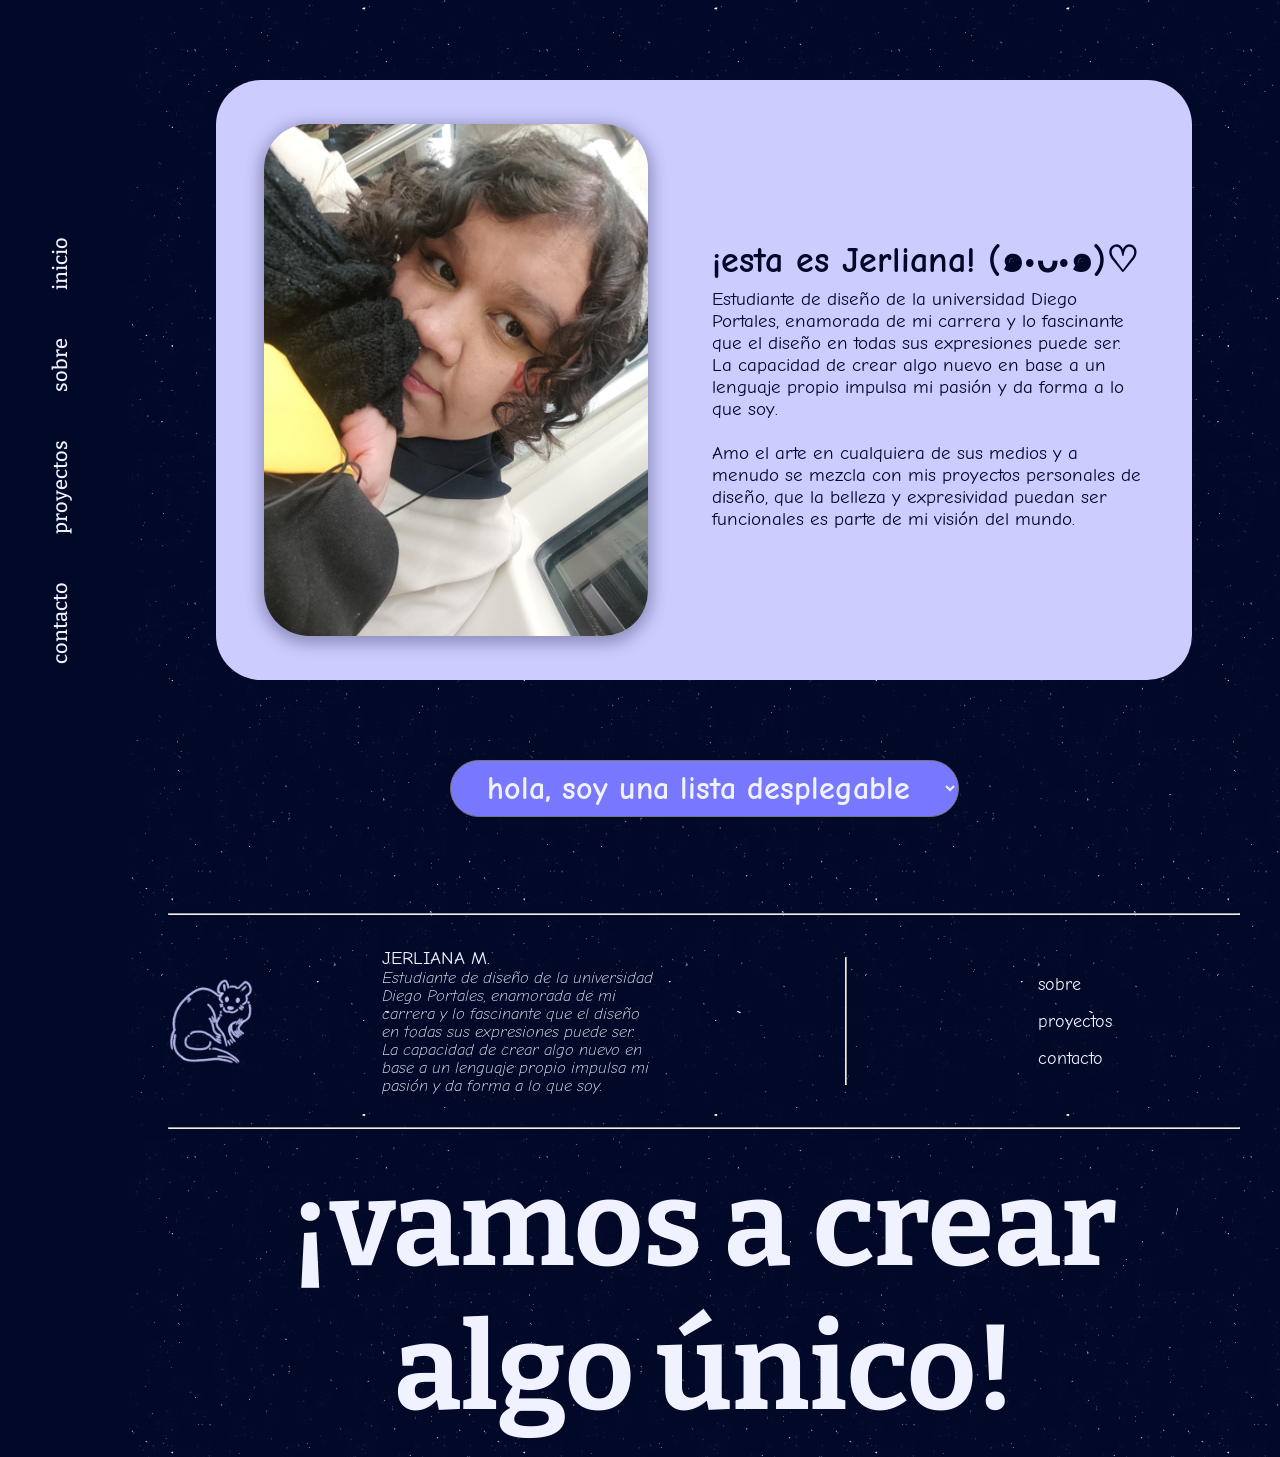
<file: sobre.html>
<!DOCTYPE html>
<html lang="es">

<head>
    <meta charset="UTF-8">
    <meta name="viewport" content="width=device-width, initial-scale=1.0">
    <title>Archivo Personal</title>
    <link rel="preconnect" href="https://fonts.googleapis.com">
    <link rel="preconnect" href="https://fonts.gstatic.com" crossorigin>
    <link
        href="https://fonts.googleapis.com/css2?family=Bitter:ital,wght@0,100..900;1,100..900&family=Comic+Neue:ital,wght@0,300;0,400;0,700;1,300;1,400;1,700&display=swap"
        rel="stylesheet">
    <link rel="icon" href="assets/assets-index/logo.png" type="image/png">
    <link rel="stylesheet" href="css/style.css">
</head>

<body>
    <header class="encabezado">
        <button id="abrir" class="abrir-menu"><img class="menu-ham" src="assets/assets-index/menu-cerrado.png"
                alt="menu-cerrado"></button>
        <nav id="nav" class="nav">
            <button id="cerrar" class="cerrar-menu"> <img class="menu-ham" src="assets/assets-index/menu-abierto.png"
                    alt="menu-abierto"> </button>
            <a class="enlace1" href="index.html">inicio</a>
            <a class="enlace1" href="sobre.html">sobre</a>
            <a class="enlace1" href="proyectos.html">proyectos</a>
            <a class="enlace1" href="contacto.html">contacto</a>
        </nav>
    </header>

    <div class="contenedor-principal">
        <main class="contenido-sobre">
<section id="info-yo" class="columna-cinco">
                <div class="foto-yo">
                    <img class="foto-perfil" src="assets/assets-index/soy-esa.jpg" alt="Foto de Jerliana M.">
                </div>
                <div class="textos-yo">
                    <p class="body1-oscuro">¡esta es Jerliana! (๑•ᴗ•๑)♡</p>
                    <p id="texto-desplegable" class="body2-oscuro">Estudiante de diseño de la universidad Diego Portales, enamorada de mi carrera y lo fascinante que el diseño en todas sus expresiones puede ser. La capacidad de crear algo nuevo en base a un lenguaje propio impulsa mi pasión y da forma a lo que soy.<br /><br />Amo el arte en cualquiera de sus medios y a menudo se mezcla con mis proyectos personales de diseño, que la belleza y expresividad puedan ser funcionales es parte de mi visión del mundo.</p>
                </div>
            </section>

            <select class="lista-desplegable">
                <option value="hola">hola, soy una lista desplegable</option>
                <option value="creencias">creencias</option>
                <option value="nacimiento">nacimiento</option>
                <option value="educacion">educación</option>
                <option value="identidad">identidad</option>
                <option value="aplicaciones">en qué me manejo</option>
            </select>
        </main>

        <footer class="pie-pagina">
            <hr class="barra-horizontal">
            <section id="info-footer" class="columnas-final">
                <img class="huron" src="assets/assets-index/huron.png" alt="huron">
                <div class="columna textos">
                    <p class="body2">JERLIANA M.</p>
                    <p class="body3">Estudiante de diseño de la universidad Diego Portales, enamorada de mi carrera y lo
                        fascinante que el diseño en todas sus expresiones puede ser. La capacidad de crear algo nuevo en
                        base a un lenguaje propio impulsa mi pasión y da forma a lo que soy.</p>
                </div>
                <hr class="barra-vertical">
                <div class="columna vinculos">
                    <ul>
                        <li><a class="enlace2" href="sobre.html">sobre</a></li>
                        <li><a class="enlace2" href="proyectos.html">proyectos</a></li>
                        <li><a class="enlace2" href="contacto.html">contacto</a></li>
                    </ul>
                </div>
            </section>
            <hr class="barra-horizontal">
            <h1 class="footer-line">¡vamos a crear algo único!</h1>
        </footer>
    </div>

    <script src="javascript/script.js"></script>
</body>

</html>
</file>
<file: css/style.css>
* {
    box-sizing: border-box;
    padding: 0;
    margin: 0;
}

html {
    scroll-behavior: smooth;
}

body {
    display: flex;
    overflow-x: hidden;
    background: #020827;
}

main {
    height: auto;
    display: flex;
    flex-direction: column;
    align-items: center;
    justify-content: center;
}

/*---titulos---*/
h1 {
    font-family: Bitter;
    font-size: 7.5rem;
    font-style: normal;
    font-weight: 700;
    line-height: normal;
    color: #F0F3FF;
}

h2 {
    font-family: Bitter;
    font-size: 6.25rem;
    font-style: italic;
    font-weight: 500;
    line-height: normal;
    color: #F0F3FF;
}

h3 {
    font-family: Bitter;
    font-size: 2.5rem;
    font-style: normal;
    font-weight: 500;
    line-height: normal;
    color: #F0F3FF;
}

/*---cuerpos---*/

p {
    font-family: "Comic Neue";
}

.body1 {
    font-size: 2.25rem;
    font-style: normal;
    font-weight: 700;
    line-height: normal;
    color: #F0F3FF;
}

.body1-oscuro {
    font-size: 2.25rem;
    font-style: normal;
    font-weight: 700;
    line-height: normal;
    color: #020827;
}

.body2 {
    font-size: 1.2rem;
    font-style: normal;
    font-weight: 400;
    line-height: normal;
    color: #F0F3FF;
}

.body2-oscuro {
    font-size: 1.2rem;
    font-style: normal;
    font-weight: 400;
    line-height: normal;
    color: #020827;
}

.body3 {
    font-size: 1rem;
    font-style: italic;
    font-weight: 300;
    line-height: normal;
    color: #F0F3FF;
}

.body3-oscuro {
    font-size: 1rem;
    font-style: italic;
    font-weight: 300;
    line-height: normal;
    color: #020827;
}


/*---enlaces---*/
.enlace1 {
    font-family: Bitter;
    font-size: 1.25rem;
    font-style: normal;
    font-weight: 500;
    line-height: normal;
    text-decoration: none;
    color: #F0F3FF;
    writing-mode: vertical-rl;
    display: flex;
    flex-direction: row;
    transform: rotate(180deg);
}

.enlace2 {
    font-family: "Comic Neue";
    font-size: 1.125rem;
    font-style: normal;
    font-weight: 500;
    line-height: normal;
    text-decoration: none;
    color: #F0F3FF;
    transition: font-weight 0.2s ease-in-out, letter-spacing 0.2s ease-in-out, font-size 0.1s ease-in-out;
}

.pboton {
    font-family: "Comic Neue";
    font-size: 2rem;
    font-style: normal;
    font-weight: 800;
    line-height: normal;
    text-decoration: none;
    color: #F0F3FF;
    background-color: #0000ff;
    padding: 0.5rem 2rem;
    border-radius: 2rem;
    border: none;
    outline: none;
    cursor: pointer;
    transition: transform 0.2s ease-in-out, background-color 0.2s ease, font-weight 0.2s ease-in-out;
}

.pboton:hover {
    background-color: #7878FF;
    transform: scale(1.1);
}

.pboton:active {
    background-color: #CCCCFF;
    color: #020827;
    transform: scale(0.80);
    font-weight: 500;
}

/*---navbar---*/

.encabezado {
    height: 100vh;
    padding: 2rem 2rem;
    background: #020827;
    display: flex;
    flex-shrink: 0;
    flex-direction: row;
    align-items: center;
    justify-content: center;
    transition: all 0.3s ease;
    position: fixed;
    top: 0;
    left: 0;
    z-index: 1000;
    gap: 5rem;
}

.encabezado a {
    padding: 1.5rem 1rem;
    text-decoration: none;
    display: block;
    transition: font-weight 0.2s ease, letter-spacing 0.2s ease, font-size 0.1s ease;
}

.encabezado a:hover {
    font-weight: 800;
    letter-spacing: 0.15rem;
}

.encabezado a:active {
    font-weight: 400;
    font-size: 1rem;
}

.abrir-menu,
.cerrar-menu {
    display: none;
}

/*-----page - index-----*/

/*---cabecera---*/
.contenedor-principal {
    flex: 1;
    min-width: 0;
    margin-left: 8rem;
    padding: 0 1.5rem;
    background-image: url("textura-estrellas.png");
    background-repeat: repeat;
    background-size: 22rem auto;
    background-blend-mode: saturation;
}

.contenido {
    flex: 1;
    width: 100%;

    display: flex;
    flex-direction: column;
    align-items: center;
    gap: 1rem;
}

#home-cabecera {
    width: 100%;
    min-height: 90vh;
    display: flex;
    flex-direction: column;
    justify-content: space-between;
    position: relative;
}

.nubes-izq {
    position: absolute;
    top: -30%;
    right: 0;
    transform: translateY(-50%);
    transform: translateX(40%);
    width: 70%;
    height: auto;
    max-width: none;
    z-index: 0;
    pointer-events: none;
}

.nubes-der {
    position: absolute;
    top: -10%;
    left: 0;
    transform: translateY(50%);
    transform: translateX(-35%);
    width: 70%;
    height: auto;
    max-width: none;
    z-index: 0;
    pointer-events: none;
}


.bloque-centro {
    margin: auto;
    display: flex;
    flex-direction: column;
    align-items: center;
    gap: 1.5rem;
}

.cabecera-titulo {
    display: flex;
    flex-direction: column;
    width: fit-content;
}

.cabecera-titulo h1 {
    line-height: 0.4;
    align-self: flex-start;
}

.cabecera-titulo h2 {
    line-height: 0.95;
    align-self: flex-end;
    margin-left: 16rem;
}

.bloque-centro h3 {
    font-size: 1.75rem;
    font-weight: 400;
    text-align: center;
}

.columna-uno {
    padding-top: 4rem;
    padding-bottom: 4rem;
}

.pie-info {
    width: 100%;
    max-width: 72rem;
    margin: 0 auto;
    display: flex;
    align-items: center;
    justify-content: center;
    gap: 2rem;
}

.columna-nombre {
    display: flex;
    flex-direction: column;
    align-items: flex-start;
    padding-left: 0;
}

.columna-boton {
    display: flex;
    align-items: center;
    padding-right: 0;
}

/*---informacion---*/
#home-informacion {
    width: 100%;
    min-height: 90vh;
    padding: 3rem 2rem 2.5rem;
    display: flex;
    flex-direction: column;
    justify-content: space-between;
    position: relative;
}

.bloque-central {
    margin: auto;
    display: flex;
    flex-direction: column;
    align-items: center;
    gap: 1.5rem;
    padding: 0 8rem;
}

.texto-grande h2 {
    font-size: 5rem;
    line-height: 1;
    align-self: center;
    text-align: center;
}

.bloque-central p {
    line-height: 1.5;
    font-style: normal;
    align-self: center;
    text-align: center;
    padding: 0 20rem;
}

/*---proyectos---*/
.columna-tres {
    min-height: 320vh;
    padding: 2rem 1rem 4rem;
    position: relative;
    display: block;
}

.contenedor-secciones-proyectos {
    position: relative;
    width: 100%;
    height: 100%;
}

.wrapper-titulo {
    position: sticky;
    top: 2rem;
    z-index: 1;
    text-align: left;
    margin-left: auto;
    margin-right: auto;
}

.wrapper-titulo h1 {
    line-height: 0.8;
}

.wrapper-titulo h2 {
    line-height: 0.95;
    padding-left: 21rem;
}

.wrapper-proyectos {
    z-index: 2;
    grid-column-gap: 1.6rem;
    grid-row-gap: 4rem;
    grid-template-rows: auto;
    grid-template-columns: repeat(12, 1fr);
    display: grid;
    position: relative;
}

#ver-proyecto1 {
    grid-area: 1 / 7 /2 / 12;
}

#ver-proyecto2 {
    grid-area: 2 / 2 /3 / 7;
}

#ver-proyecto3 {
    grid-area: 3 / 7 /4 / 12;
}

#ver-proyecto4 {
    grid-area: 4 / 2 /5 / 7;
}

.carta-proyecto {
    height: 40rem;
    border-radius: 5cqmin;
    padding: 3rem;
    flex-flow: column;
    display: flex;
    text-decoration: none;
    position: relative;
    overflow: hidden;
}

.contenido-proyecto {
    justify-content: center;
    align-items: center;
    display: flex;
    position: absolute;
    inset: 0%;
}

.imagen-proyecto {
    object-fit: cover;
    width: 100%;
    height: 100%;
    max-width: none;
}

.titulo-proyecto {
    z-index: 3;
    display: flex;
    position: relative;
}

.signo-mas {
    display: flex;
    position: absolute;
    inset: 0 0% 0 auto;
    height: 4rem;
    width: 4rem;
    fill: #cfcfcf;
}

.descripcion-proyecto {
    z-index: 3;
    position: relative;
    margin-top: auto;
    opacity: 0;
    transform: translateY(1rem);
    transition: opacity 0.3s ease, transform 0.3s ease;
    pointer-events: none;
}

.carta-proyecto:hover .descripcion-proyecto {
    opacity: 1;
    transform: translateY(0);
}

.contenido-proyecto::after {
    content: "";
    position: absolute;
    inset: 0;
    background: linear-gradient(to top, rgba(0, 0, 255, 0.85), rgba(0, 0, 255, 0.2));
    opacity: 0;
    transition: opacity 0.3s ease;
}

.carta-proyecto:hover .contenido-proyecto::after {
    opacity: 1;
}

.wrapper-boton {
    z-index: 4;
    position: relative;
    justify-content: center;
    align-items: center;
    display: flex;
    margin-top: 6rem;
}

/*---contacto---*/
#home-contacto {
    width: 100%;
    min-height: 90vh;
    padding: 3rem 2rem 2.5rem;
    display: flex;
    flex-direction: column;
    justify-content: space-between;
    position: relative;
}

.centro-bloque {
    margin: auto;
    display: flex;
    flex-direction: column;
    align-items: center;
}

.contactame {
    display: flex;
    align-items: center;
    flex-direction: column;
}

.contactame p {
    padding-top: 1rem;
    padding-bottom: 1rem;
}

/*-----page - sobre-----*/

/*---cuadro principal*/
.contenido-sobre {
    padding-top: 5rem;
    padding-bottom: 5rem;
    gap: 5rem;
}

.columna-cinco {
    width: 61rem;
    height: 37.5rem;
    border-radius: 5cqmin;
    background-color: #CCCCFF;
    color: #020827;
    gap: 4rem;
    display: flex;
    align-items: center;
    justify-content: center;
}

.foto-yo {
    display: flex;
    align-items: center;
    padding-left: 3rem;
}

.foto-perfil {
    width: 24rem;
    height: 32rem;
    border-radius: 5cqmin;
    object-fit: cover;
    box-shadow: 0px 0.25rem 1rem 0.25rem rgba(2, 8, 39, 0.3);
}

.textos-yo {
    display: flex;
    flex-direction: column;
    align-items: flex-start;
    padding-right: 3rem;
}

/*---lista desplegable---*/
select {
    appearance: base-select;
    background-color: #7878FF;
    color: #F0F3FF;
    font-family: "Comic Neue";
    font-size: 2rem;
    font-style: normal;
    font-weight: 800;
    line-height: normal;
    padding: 0.5rem 2rem;
    border-radius: 2rem;
}

::picker(select) {
    appearance: base-select;
    color: #020827;
    font-family: "Comic Neue";
    font-size: 2rem;
    font-style: normal;
    font-weight: 800;
    line-height: normal;
    padding: 0.5rem 2rem;
    border-radius: 2rem;
}

select::picker-icon {
    font-size: 1rem;
    align-content: center;
    transition: 150ms ease;
    content: "⁂";
}

select:open::picker-icon {
    rotate: -180deg;
}

select option::checkmark {
    content: "⁕";
}

/*-----page - proyectos-----*/

/*---imagenes---*/
.un-proyecto {
    display: grid;
    grid-column-gap: 1.5rem;
    grid-row-gap: 1.5rem;
    grid-template-rows: auto;
    grid-template-columns: repeat(12, 1fr);
    column-gap: 3rem;
    align-items: start;
    padding-bottom: 3rem;
}

.imagen-izquierda {
    position: sticky;
    top: 0;
    align-self: start;
    grid-column: 7 / 13;
    grid-row: 1 / 6;
    height: 100vh;
    margin-top: -3rem;
}

.imagen-izquierda video {
    display: block;
    width: 100%;
    height: 100%;
    object-fit: cover;
}

.imagen-izquierda img {
    display: block;
    width: 100%;
    height: 100%;
    object-fit: cover;
}

.imagen-principal {
    position: absolute;
    top: 0;
    right: 0;
    object-fit: cover;
    width: 100%;
    height: 100%;
    max-width: none;
    transition-duration: initial;
}

.imagenes-proyecto {
    grid-column: 1 / 7;
    grid-row: 5;
    display: flex;
    flex-direction: column;
    gap: 2rem;
}

.imagen-secundaria-izq {
    align-self: flex-start;
    width: 60%;
}

.imagen-secundaria-der {
    align-self: flex-end;
    width: 60%;
}

.imagen-secundaria,
.imagenes-proyecto video {
    display: block;
    width: 60%;
    height: auto;
}

.division {
    display: none;
}

/*---textos---*/
.titulo-del-proyecto {
    padding-top: 3rem;
    grid-column: 1 / 7;
    grid-row: 1;
}

.titulo-del-proyecto h2 {
    font-size: 4.4rem;
}

.subtitulo-del-proyecto {
    grid-column: 2 / 7;
    grid-row: 2;
}

.subtitulo-del-proyecto h3 {
    font-size: 2.5rem;
}

.info-proyecto {
    grid-column: 2 / 7;
    grid-row: 3;
}

.pie-info {
    grid-column: 1 / 7;
    grid-row: 4;
}

/*-----page - contacto-----*/

/*---cuadro contacto---*/

.contactame-cuadro {
    display: grid;
    grid-template-columns: repeat(12, 1fr);
    grid-column-gap: 1.5rem;
    grid-row-gap: auto;
    grid-template-rows: auto;
    margin-top: 5rem;
    margin-bottom: 5rem;
}

.form-titulo {
    grid-column: 2 / 10;
    grid-row: 1;
}

.form-subtitulo {
    grid-column: 3 / 10;
    grid-row: 2;
}

.formulario-bloque {
    grid-column: 3 / 6;
    grid-row: 3;
    width: 40rem;
    height: 33rem;
    border-radius: 5cqmin;
    background-color: #CCCCFF;
    color: #020827;
    margin-top: 3rem;
    display: flex;
    justify-content: center;
}

.form-info {
    grid-column: 7 / 12 ;
    grid-row: 3;
    display: flex;
    flex-direction: column;
    justify-content: center;
    gap: 1rem;
}

.formulario-bloque form,
.campo,
textarea {
    padding: 1rem 2rem;
    font-size: 1rem;
    font-family: Comic neue;
    font-style: italic;
    font-weight: 700;
    line-height: normal;
    color: #020827;
    margin-bottom: 1rem;
    margin-top: 1rem;
    border: none;
    outline: none;
    background: transparent;
}
.campo, textarea{
 border-bottom: 1.5px solid #020827;
}

.formulario-bloque textarea {
    max-width: 33rem;
    min-width: 33rem;
    min-height: 10rem;
    max-height: 11rem;
    resize: none;
}

.form-info a {
    font-family: Comic neue;
    font-size: 1.2rem;
    font-style: normal;
    font-weight: 700;
    line-height: normal;
    color: #CCCCFF;
    text-decoration: none;
    display: inline-block;
    margin-bottom: 1rem;
}

.enviar {
    font-family: "Comic Neue";
    font-size: 1.3rem;
    font-style: normal;
    font-weight: 800;
    line-height: normal;
    text-decoration: none;
    color: #F0F3FF;
    background-color: #0000ff;
    padding: 0.5rem 2rem;
    border-radius: 2rem;
    border: none;
    outline: none;
    cursor: pointer;
    transition: transform 0.2s ease-in-out, background-color 0.2s ease, font-weight 0.2s ease-in-out;
}

.enviar:hover {
    background-color: #7878FF;
    transform: scale(1.1);
}

.enviar:active {
    background-color: #CCCCFF;
    color: #020827;
    transform: scale(0.80);
    font-weight: 500;
}

/*-----footer-----*/
.pie-pagina {
    width: 100%;
    padding: 1rem;
}

.columnas-final {
    display: flex;
    align-items: center;
    justify-content: center;
    gap: 8rem;
    padding: 2rem 0;
}

.barra-vertical {
    transform: rotate(90deg);
    width: 8rem;
    display: flex;
    flex-shrink: 0;
}

.huron {
    width: 8%;
    height: auto;
    max-width: none;
    z-index: 0;
    pointer-events: none;
}

.columna.textos {
    flex: 1;
    display: flex;
    flex-direction: column;
}

.columna.vinculos {
    display: flex;
    align-items: flex-start;
    align-content: flex-start;
    justify-content: flex-start;
    padding-right: 8rem;
}

.columna.vinculos ul {
    list-style: none;
    display: flex;
    flex-direction: column;
    gap: 1rem;
}

.enlace2:hover {
    font-weight: 700;
}

.enlace2:active {
    font-weight: 400;
    font-size: 1rem;
}

.footer-line {
    margin-top: 1.5rem;
    text-align: center;
    display: flex;
    justify-content: center;
}

/*---MQ mobile---*/

@media (max-width: 440px) {

    html,
    body {
        display: flex;
        flex-direction: column;
        max-width: 100%;
        overflow-x: clip;
    }

    /*---titulos---*/
    h1 {
        font-family: Bitter;
        font-size: 2.25rem;
        font-style: normal;
        font-weight: 700;
        line-height: normal;
        color: #F0F3FF;
    }

    h2 {
        font-family: Bitter;
        font-size: 1.6rem;
        font-style: italic;
        font-weight: 500;
        line-height: normal;
        color: #F0F3FF;
    }

    h3 {
        font-family: Bitter;
        font-size: 1.6rem;
        font-style: normal;
        font-weight: 500;
        line-height: normal;
        color: #F0F3FF;
    }

    /*---cuerpos---*/

    p {
        font-family: "Comic Neue";
    }

    .body1 {
        font-size: 1.125rem;
        font-style: normal;
        font-weight: 700;
        line-height: normal;
        color: #F0F3FF;
    }

    .body1-oscuro {
        font-size: 1.125rem;
        font-style: normal;
        font-weight: 700;
        line-height: normal;
        color: #020827;
    }

    .body2 {
        font-size: 1rem;
        font-style: normal;
        font-weight: 400;
        line-height: normal;
        color: #F0F3FF;
    }

    .body2-oscuro {
        font-size: 1rem;
        font-style: normal;
        font-weight: 400;
        line-height: normal;
        color: #020827;
    }

    .body3 {
        font-size: 0.8rem;
        font-style: italic;
        font-weight: 300;
        line-height: normal;
        color: #F0F3FF;
    }

    .body3-oscuro {
        font-size: 0.8rem;
        font-style: italic;
        font-weight: 300;
        line-height: normal;
        color: #020827;
    }

    /*---enlaces---*/
    .enlace1 {
        font-family: Bitter;
        font-size: 1.75rem;
        font-style: normal;
        font-weight: 500;
        line-height: normal;
        text-decoration: none;
        color: #F0F3FF;
        writing-mode: horizontal-tb;
        transform: rotate(0deg);
    }

    .enlace2 {
        font-family: "Comic Neue";
        font-size: 1.125rem;
        font-style: normal;
        font-weight: 700;
        line-height: normal;
        text-decoration: none;
        color: #F0F3FF;
    }

    .pboton {
        font-family: "Comic Neue";
        font-size: 1.125rem;
        font-style: normal;
        font-weight: 700;
        line-height: normal;
        text-decoration: none;
        color: #F0F3FF;
        background-color: #0000ff;
    }

    /*---navbar---*/

    .encabezado {
        width: 100%;
        height: auto;
        padding: 1.5rem 2rem;
        background: #020827;
        display: flex;
        flex-direction: row;
        align-items: center;
        justify-content: flex-end;
        position: sticky;
        top: 0;
        z-index: 1000;
    }

    .abrir-menu,
    .cerrar-menu {
        display: inline-flex;
        align-items: center;
        justify-content: center;
        background: transparent;
        border: none;
        padding: 0;
        cursor: pointer;
    }

    .menu-ham {
        display: block;
        width: auto;
        height: 2.5rem;
        object-fit: contain;
    }

    .nav {
        width: 100%;
        height: 100vh;
        padding: 1.5rem 2rem;
        display: flex;
        flex-direction: column;
        align-items: flex-end;
        gap: 3rem;
        position: fixed;
        top: 0;
        right: 0;
        background-color: #020827;
        z-index: 2000;
        transform: translateX(100%);
        pointer-events: none;
        transition: transform 0.35s cubic-bezier(0.22, 1, 0.36, 1);
    }

    .nav.visible {
        transform: translateX(0);
        pointer-events: auto;
    }

    .encabezado a {
        padding: 0.75rem 0;
        display: block;
    }

    /*-----page - index-----*/

    /*---cabecera---*/
    .contenedor-principal {
        width: 100%;
        max-width: 100%;
        margin-left: 0;
        padding: 0 1rem 2rem;
        background-size: 14rem auto;
    }

    #home-cabecera {
        min-height: auto;
        padding: 3rem 0.5rem 2rem;
        gap: 3rem;
        background-size: 3rem 3rem;
    }

    .nubes-izq,
    .nubes-der {
        display: none;
    }

    .bloque-centro {
        margin: auto;
        display: flex;
        flex-direction: column;
        align-items: center;
        gap: 0;
    }

    .cabecera-titulo h2 {
        margin-left: 2rem;
    }

    .bloque-centro h3 {
        font-size: 1.1rem;
    }

    .pie-info {
        flex-direction: column;
        align-items: center;
        gap: 1.25rem;
    }

    .columna-nombre {
        align-items: center;
    }

    /*---informacion---*/
    #home-informacion {
        width: 100%;
        min-height: auto;
        padding: 2.5rem 0.5rem;
        gap: 1.5rem;
    }

    .bloque-central {
        width: 100%;
        margin: 0 auto;
        display: flex;
        flex-direction: column;
        align-items: center;
        gap: 1rem;
        padding: 0 0.5rem;
    }

    .texto-grande {
        width: 100%;
    }

    .texto-grande h2 {
        font-size: 1.6rem;
        line-height: 1.15;
        text-align: center;
    }

    .bloque-central p {
        width: 100%;
        line-height: 1.5;
        font-style: normal;
        text-align: center;
        padding: 0;
    }

    /*---proyectos---*/
    .columna-tres {
        height: auto;
        min-height: auto;
        padding: 1.5rem 0;
        overflow: visible;
    }

    .contenedor-secciones-proyectos {
        height: auto;
        padding-top: 1.5rem;
        position: static;
    }

    .wrapper-titulo {
        position: static;
        margin-bottom: 1.5rem;
        margin-left: 0;
    }

    .wrapper-titulo h2 {
        line-height: 1;
        padding-left: 6.7rem;
    }

    .wrapper-proyectos {
        display: flex;
        flex-direction: column;
        gap: 2rem;
        transform: none;
    }

    #ver-proyecto1,
    #ver-proyecto2,
    #ver-proyecto3,
    #ver-proyecto4 {
        grid-area: auto;
    }

    .carta-proyecto {
        width: 100%;
        height: auto;
        min-height: 22rem;
        margin-top: 0;
        padding: 1.5rem;
        gap: 1rem;
        justify-content: space-between;
        transition: none;
    }

    .carta-proyecto.expandida {
        height: auto;
        transform: none;
    }

    .contenido-proyecto::after {
        content: "";
        position: absolute;
        inset: 0;
        background: rgba(0, 0, 255, 0.5);
        opacity: 1;
    }

    .signo-mas {
        width: 2.25rem;
        height: 2.25rem;
        transition: none;
    }

    .descripcion-proyecto {
        position: relative;
        z-index: 3;
        opacity: 1;
        transform: none;
        pointer-events: auto;
    }

    .wrapper-boton {
        position: static;
        margin-top: 2rem;
    }

    /*---contacto---*/
    #home-contacto {
        width: 100%;
        min-height: auto;
        padding: 2.5rem 0.5rem;
        gap: 1.5rem;
    }

    /*-----page - sobre-----*/

    /*---cuadro principal*/
    .contenido-sobre {
        padding-top: 5rem;
        padding-bottom: 5rem;
        gap: 5rem;
    }

    .columna-cinco {
        width: 22.5rem;
        min-height: 37.5rem;
        height: auto;
        border-radius: 5cqmin;
        background-color: #CCCCFF;
        color: #020827;
        gap: 3rem;
        padding-top: 2rem;
        padding-bottom: 2rem;
        display: flex;
        align-items: center;
        justify-content: center;
        flex-direction: column;
    }

    .foto-yo {
        padding-left: 0;
        width: 100%;
        justify-content: center;
    }

    .foto-perfil {
        width: 100%;
        max-width: 20rem;
        height: auto;
    }

    .textos-yo {
        padding-right: 1.5rem;
        padding-left: 1.5rem;
        width: 100%;
    }


    /*---lista desplegable---*/
    .lista-desplegable {
        margin-top: 1.5rem;
        padding: 0.6rem 1.2rem;
        border-radius: 2rem;
        border: none;
        background-color: #CCCCFF;
        color: #020827;
        font-family: "Comic Neue";
        font-size: 1.1rem;
        font-weight: 700;
        cursor: pointer;
    }

    select {
        appearance: base-select;
        background-color: #7878FF;
        color: #F0F3FF;
        font-family: "Comic Neue";
        font-size: 1em;
        font-style: normal;
        font-weight: 800;
        line-height: normal;
        padding: 0.5rem 2rem;
        border-radius: 2rem;
    }

    ::picker(select) {
        appearance: base-select;
        color: #020827;
        font-family: "Comic Neue";
        font-size: 1rem;
        font-style: normal;
        font-weight: 800;
        line-height: normal;
        padding: 0.5rem 2rem;
        border-radius: 2rem;
    }

    /*-----page - proyectos-----*/

    /*---imagenes---*/
    .un-proyecto {
        display: flex;
        flex-direction: column;
        gap: 1.25rem;
        height: auto;
        min-height: auto;
        padding: 1.5rem 0;
        overflow: visible;
    }

    .imagen-izquierda video,
    .imagen-izquierda img {
        width: 100%;
        height: auto;
        padding-top: 0;
        position: static;
    }

    .imagen-secundaria-izq,
    .imagen-secundaria-der,
    .imagenes-proyecto video {
        align-self: stretch;
        width: 80%;
        height: 80%;
        object-fit: cover;
    }

    .imagen-izquierda {
        grid-column: auto;
        grid-row: auto;
        position: static;
        height: auto;
        margin-top: 0;
        margin-left: 0;
        padding-top: 0;
        width: 100%;
        height: auto;
    }

    .imagenes-proyecto {
        grid-column: auto;
        grid-row: auto;
        position: static;
        height: auto;
        margin-top: 0;
        margin-left: 0;
        margin-right: 1rem;
        padding-top: 0;
        display: flex;
        overflow-y: auto;
        flex-direction: row;
        width: 100%;
    }

    .division {
        display: block;
        margin-bottom: 1rem;
        margin-top: 1rem;
    }

    /*---textos---*/
    .titulo-del-proyecto,
    .subtitulo-del-proyecto,
    .info-proyecto,
    .pie-info {
        grid-column: auto;
        grid-row: auto;
        position: static;
        height: auto;
        margin-top: 0;
        margin-left: 0;
        padding-top: 0;
        width: 100%;
    }

    .titulo-del-proyecto h2 {
        font-size: 2.4rem;
    }

    .subtitulo-del-proyecto h3 {
        font-size: 1.9rem;
    }

/*---cuadro contacto---*/
    .contactame-cuadro {
        width: 100%;
        display: flex;
        flex-direction: column;
        align-items: stretch;
        gap: 1rem;
        margin-top: 2rem;
        margin-bottom: 3rem;
    }

    .form-titulo,
    .form-subtitulo,
    .form-info {
        width: 100%;
        position: static;
    }

    .form-titulo h2 {
        font-size: 2.2rem;
    }

    .form-subtitulo h3 {
        font-size: 1.4rem;
    }

    .formulario-bloque {
        position: static;
        width: 100%;
        height: auto;
        min-height: auto;
        border-radius: 5cqmin;
        background-color: #CCCCFF;
        color: #020827;
        margin-top: 1.5rem;
        margin-bottom: 1.5rem;
        padding: 1.5rem;
        display: flex;
        flex-direction: column;
    }

    .formulario-bloque form {
        width: 100%;
        padding: 0;
        margin: 0;
        display: flex;
        flex-direction: column;
        gap: 0.75rem;
    }

    .form-grupo {
        width: 100%;
    }

    .formulario-bloque .campo,
    .formulario-bloque textarea {
        width: 100%;
        max-width: 100%;
        min-width: 0;
        padding: 0.5rem 0.25rem;
        margin-top: 0.25rem;
        margin-bottom: 0.5rem;
        font-size: 1rem;
        font-family: "Comic Neue";
        font-style: italic;
        font-weight: 700;
        color: #020827;
        border: none;
        border-bottom: 1.5px solid #020827;
        background: transparent;
        outline: none;
    }

    .formulario-bloque textarea {
        min-height: 7rem;
        max-height: 12rem;
        resize: vertical;
    }

    .enviar {
        align-self: flex-start;
        margin-top: 0.5rem;
    }

    .form-info {
        display: flex;
        flex-direction: column;
        gap: 0.75rem;
        margin-top: 1rem;
    }

    .form-info a {
        font-family: "Comic Neue";
        font-size: 1.1rem;
        font-style: normal;
        font-weight: 700;
        color: #CCCCFF;
        text-decoration: none;
        margin-bottom: 0.25rem;
        word-break: break-word;
    }

    /*---footer---*/
    .pie-pagina,
    .columnas-final {
        max-width: 100%;
        overflow-x: clip;
    }

    .columnas-final {
        flex-direction: column;
        align-items: flex-start;
        gap: 2rem;
        padding: 1.5rem 0;
    }

    .barra-vertical {
        transform: rotate(0deg);
        width: 100%;
        max-width: 18rem;
        display: flex;
        flex-shrink: 0;
    }

    .huron {
        width: 5rem;
        height: auto;
        max-width: 100%;
        flex-shrink: 0;
    }

    .columna.textos {
        padding-left: 0;
        padding-right: 0;
        width: 100%;
    }

    .columna.vinculos {
        padding-left: 0;
        padding-right: 0;
        width: 100%;
    }

    .footer-line {
        font-size: 1.9rem
    }
}
</file>
